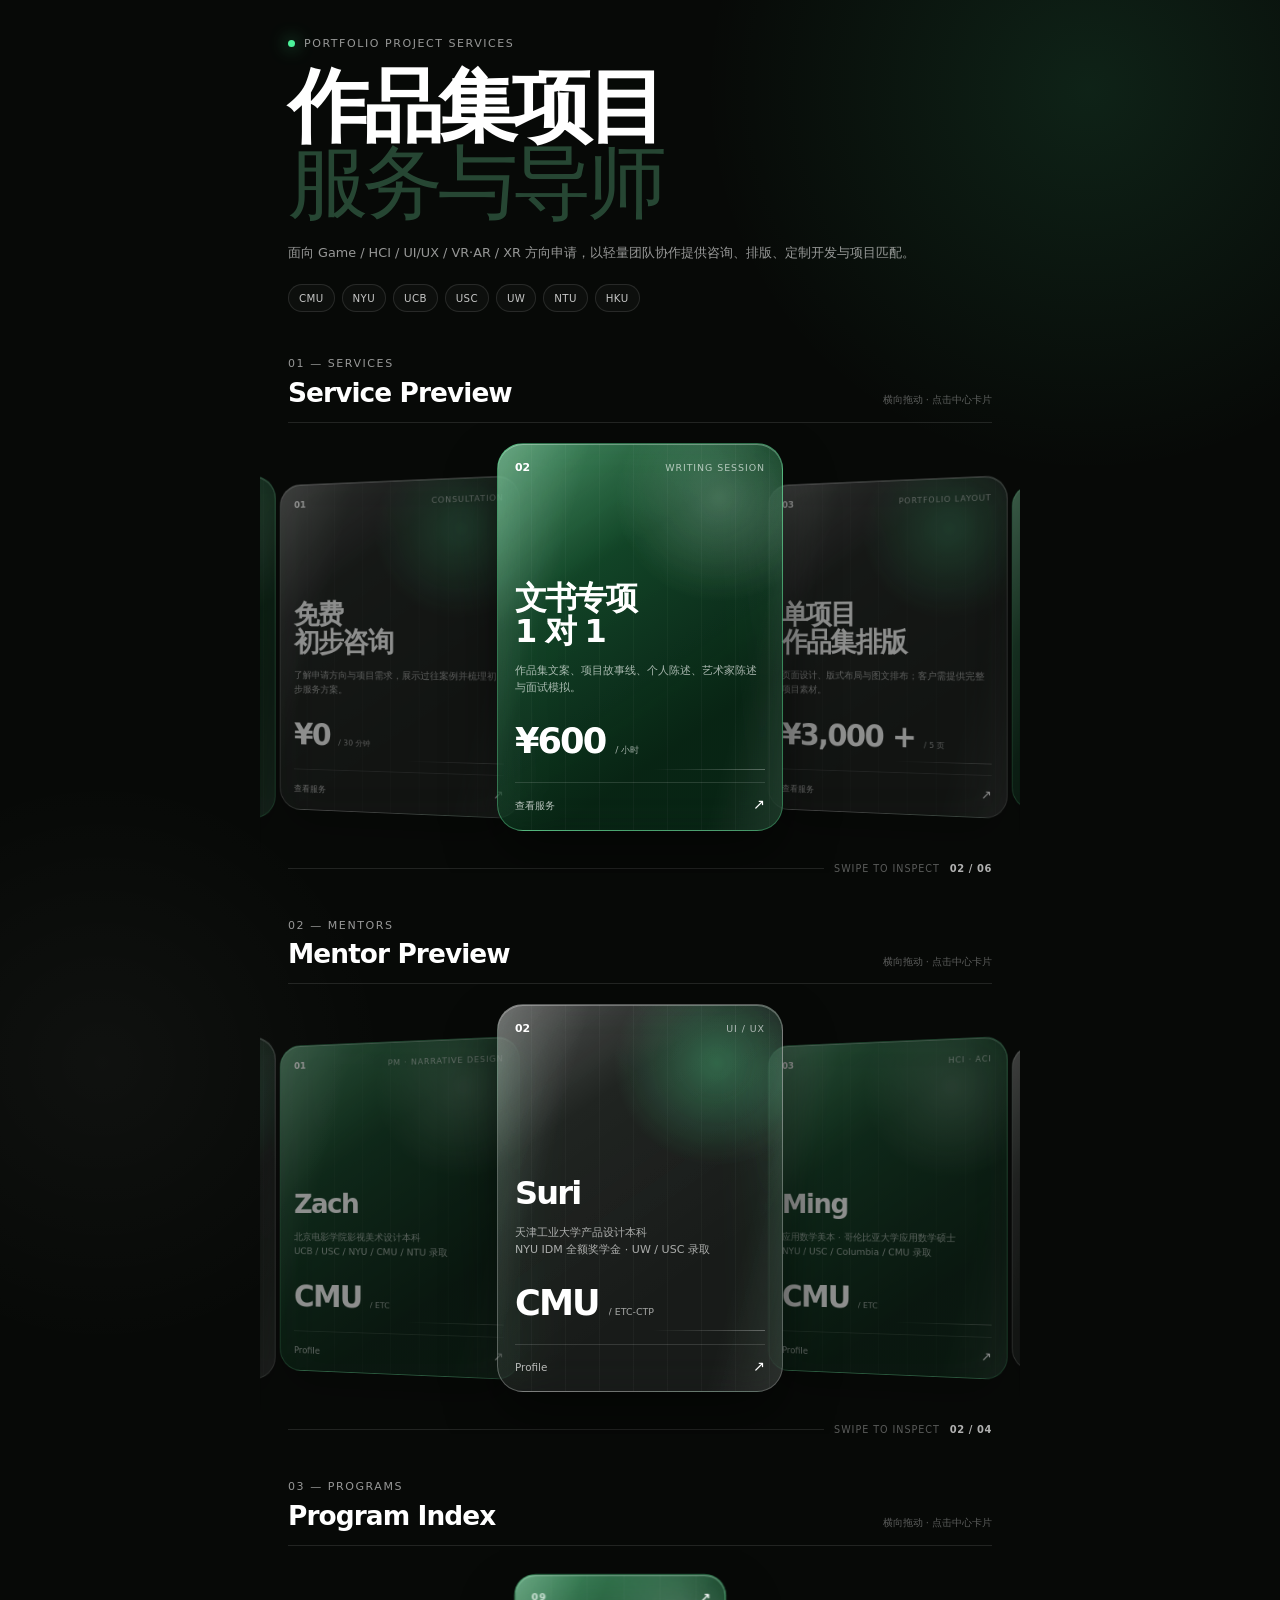
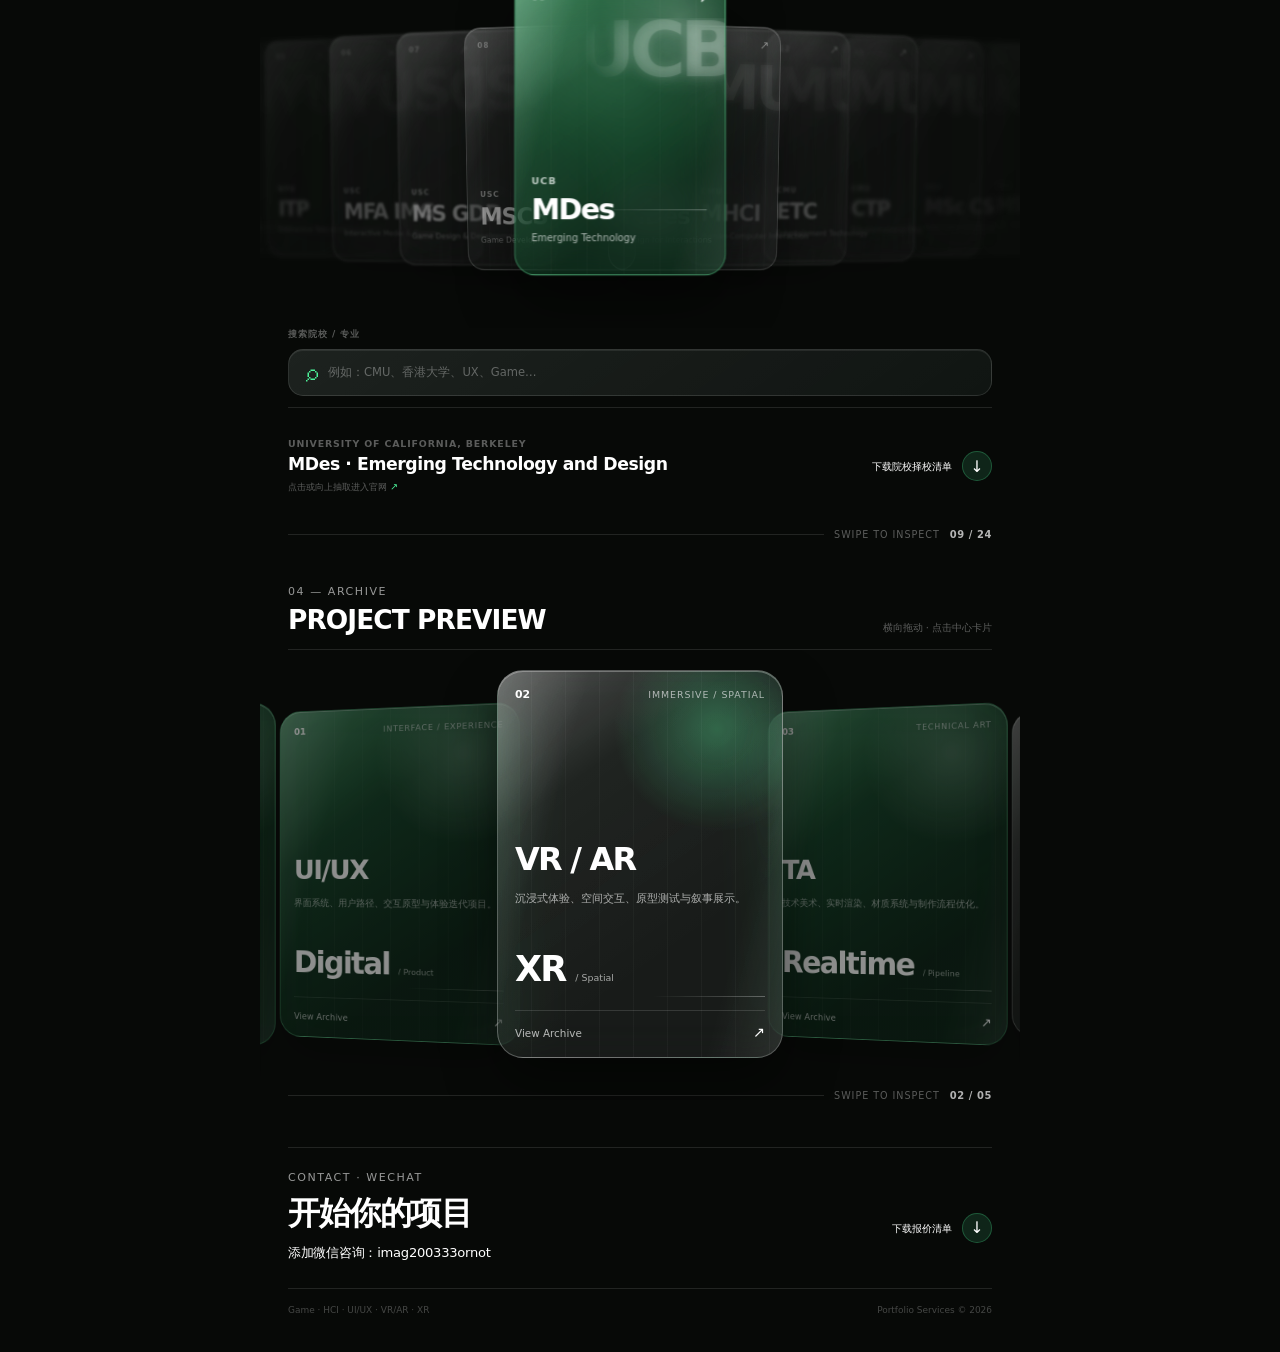
<file: index.html>
<!doctype html>
<html lang="zh-CN">
  <head>
    <meta charset="UTF-8">
    <meta name="viewport" content="width=device-width, initial-scale=1, viewport-fit=cover">
    <meta name="theme-color" content="#070907">
    <meta name="description" content="面向 Game、HCI、UI/UX 与 VR/AR 方向的作品集服务与导师介绍。">
    <title>作品集项目服务</title>
    <link rel="stylesheet" href="styles.css?v=20261015-8">
    <script src="script.js?v=20261015-4" defer></script>
  </head>
  <body>
    <main class="page-shell">
      <header class="hero" aria-labelledby="page-title">
        <p class="eyebrow"><span aria-hidden="true"></span>Portfolio Project Services</p>
        <h1 id="page-title">作品集项目<br><em>服务与导师</em></h1>
        <p class="hero__intro">
          面向 Game / HCI / UI/UX / VR·AR / XR 方向申请，以轻量团队协作提供咨询、排版、定制开发与项目匹配。
        </p>
        <ul class="school-list" aria-label="相关院校">
          <li>CMU</li>
          <li>NYU</li>
          <li>UCB</li>
          <li>USC</li>
          <li>UW</li>
          <li>NTU</li>
          <li>HKU</li>
        </ul>
      </header>

      <section class="service-preview" aria-labelledby="service-title">
        <div class="section-heading">
          <div>
            <p class="section-heading__index">01 — Services</p>
            <h2 id="service-title">Service Preview</h2>
          </div>
          <p>横向拖动 · 点击中心卡片</p>
        </div>

        <div class="carousel" id="serviceCarousel" tabindex="0" aria-label="服务项目横向预览">
          <a class="service-card" href="services/consultation.html" data-card-index="0" aria-label="免费初步咨询，30 分钟，免费">
            <span class="service-card__topline"><b>01</b><small>CONSULTATION</small></span>
            <span class="service-card__body">
              <span class="service-card__title">免费<br>初步咨询</span>
              <span class="service-card__description">了解申请方向与项目需求，展示过往案例并梳理初步服务方案。</span>
            </span>
            <span class="service-card__price"><strong>¥0</strong><small>/ 30 分钟</small></span>
            <span class="service-card__action">查看服务 <i aria-hidden="true">↗</i></span>
          </a>

          <a class="service-card service-card--emerald" href="services/writing-session.html" data-card-index="1" aria-label="文书专项会议，每小时 600 元">
            <span class="service-card__topline"><b>02</b><small>WRITING SESSION</small></span>
            <span class="service-card__body">
              <span class="service-card__title">文书专项<br>1 对 1</span>
              <span class="service-card__description">作品集文案、项目故事线、个人陈述、艺术家陈述与面试模拟。</span>
            </span>
            <span class="service-card__price"><strong>¥600</strong><small>/ 小时</small></span>
            <span class="service-card__action">查看服务 <i aria-hidden="true">↗</i></span>
          </a>

          <a class="service-card" href="services/portfolio-layout.html" data-card-index="2" aria-label="单项目作品集排版，5 页 3000 元">
            <span class="service-card__topline"><b>03</b><small>PORTFOLIO LAYOUT</small></span>
            <span class="service-card__body">
              <span class="service-card__title">单项目<br>作品集排版</span>
              <span class="service-card__description">页面设计、版式布局与图文排布；客户需提供完整项目素材。</span>
            </span>
            <span class="service-card__price"><strong>¥3,000 +</strong><small>/ 5 页</small></span>
            <span class="service-card__action">查看服务 <i aria-hidden="true">↗</i></span>
          </a>

          <a class="service-card service-card--emerald" href="services/rush-development.html" data-card-index="3" aria-label="一周加急定制开发，25000 元">
            <span class="service-card__topline"><b>04</b><small>RUSH DEVELOPMENT</small></span>
            <span class="service-card__body">
              <span class="service-card__title">一周加急<br>定制开发</span>
              <span class="service-card__description">游戏 / XR 交互项目定制，适合申请节点明确的紧急开发需求。</span>
            </span>
            <span class="service-card__price"><strong>¥25,000 +</strong><small>/ 1 周</small></span>
            <span class="service-card__action">查看服务 <i aria-hidden="true">↗</i></span>
          </a>

          <a class="service-card" href="services/monthly-development.html" data-card-index="4" aria-label="月度定制开发，每月 20000 元">
            <span class="service-card__topline"><b>05</b><small>MONTHLY CUSTOM</small></span>
            <span class="service-card__body">
              <span class="service-card__title">月度<br>定制开发</span>
              <span class="service-card__description">完整项目开发周期，含团队协作与阶段性交付，不含最终排版。</span>
            </span>
            <span class="service-card__price"><strong>¥20,000 +</strong><small>/ 月</small></span>
            <span class="service-card__action">查看服务 <i aria-hidden="true">↗</i></span>
          </a>

          <a class="service-card service-card--emerald is-active" href="services/portfolio-mentorship.html" data-card-index="5" aria-label="单项目作品集辅导，每个项目 15000 元">
            <span class="service-card__topline"><b>06</b><small>PROJECT MENTORSHIP</small></span>
            <span class="service-card__body">
              <span class="service-card__title">单项目<br>作品集辅导</span>
              <span class="service-card__description">从选题、研究、原型到叙事呈现，围绕一个项目完成系统化迭代。</span>
            </span>
            <span class="service-card__price"><strong>¥15,000</strong><small>/ 项目</small></span>
            <span class="service-card__action">查看服务 <i aria-hidden="true">↗</i></span>
          </a>
        </div>

        <div class="carousel-status" aria-hidden="true">
          <span class="carousel-status__line"></span>
          <p>Swipe to inspect</p>
          <strong id="carouselCount">06 / 06</strong>
        </div>
      </section>

      <section class="service-preview mentors" aria-labelledby="mentor-title">
        <div class="section-heading">
          <div>
            <p class="section-heading__index">02 — Mentors</p>
            <h2 id="mentor-title">Mentor Preview</h2>
          </div>
          <p>横向拖动 · 点击中心卡片</p>
        </div>

        <div class="carousel" id="mentorCarousel" tabindex="0" aria-label="导师横向预览">
          <a class="service-card service-card--emerald" href="https://xizhe3818.wixsite.com/xizhezhang" target="_blank" rel="noopener noreferrer" aria-label="查看 Zach 老师个人网页（新窗口打开）">
            <span class="service-card__topline"><b>01</b><small>PM · NARRATIVE DESIGN</small></span>
            <span class="service-card__body">
              <span class="service-card__title">Zach</span>
              <span class="service-card__description">北京电影学院影视美术设计本科 <br> UCB / USC / NYU / CMU / NTU 录取</span>
            </span>
            <span class="service-card__price"><strong>CMU</strong><small>/ ETC</small></span>
            <span class="service-card__action">Profile <i aria-hidden="true">↗</i></span>
          </a>

          <a class="service-card" href="https://www.shuruiliportfolio.com" target="_blank" rel="noopener noreferrer" aria-label="查看 Suri 老师个人网页（新窗口打开）">
            <span class="service-card__topline"><b>02</b><small>UI / UX</small></span>
            <span class="service-card__body">
              <span class="service-card__title">Suri</span>
              <span class="service-card__description">天津工业大学产品设计本科 <br> NYU IDM 全额奖学金 · UW / USC 录取</span>
            </span>
            <span class="service-card__price"><strong>CMU</strong><small>/ ETC-CTP</small></span>
            <span class="service-card__action">Profile <i aria-hidden="true">↗</i></span>
          </a>

          <a class="service-card service-card--emerald is-active" href="https://itsnotming.wixsite.com/gamedesignportfolio" target="_blank" rel="noopener noreferrer" aria-label="查看 Ming 老师个人网页（新窗口打开）">
            <span class="service-card__topline"><b>03</b><small>HCI · ACI</small></span>
            <span class="service-card__body">
              <span class="service-card__title">Ming</span>
              <span class="service-card__description">应用数学美本 · 哥伦比亚大学应用数学硕士 <br>  NYU / USC / Columbia / CMU 录取</span>
            </span>
            <span class="service-card__price"><strong>CMU</strong><small>/ ETC</small></span>
            <span class="service-card__action">Profile <i aria-hidden="true">↗</i></span>
          </a>

          <a class="service-card" href="https://chenfeiliu.com/" target="_blank" rel="noopener noreferrer" aria-label="查看 Diamond 老师个人网页（新窗口打开）">
            <span class="service-card__topline"><b>04</b><small>VR / AR</small></span>
            <span class="service-card__body">
              <span class="service-card__title">Diamond</span>
              <span class="service-card__description">上海科技大学本科 <br> UCB / NYU / CMU / UW / HKU 录取</span>
            </span>
            <span class="service-card__price"><strong>CMU</strong><small>/ ETC-CTP</small></span>
            <span class="service-card__action">Profile <i aria-hidden="true">↗</i></span>
          </a>
        </div>
        <div class="carousel-status" aria-hidden="true">
          <span class="carousel-status__line"></span>
          <p>Swipe to inspect</p>
          <strong id="mentorCarouselCount">03 / 04</strong>
        </div>
      </section>

      <section class="program-explorer" aria-labelledby="program-title">
        <div class="section-heading">
          <div>
            <p class="section-heading__index">03 — Programs</p>
            <h2 id="program-title">Program Index</h2>
          </div>
          <p>横向拖动 · 点击中心卡片</p>
        </div>

        <div class="program-stage">
          <div class="program-carousel" id="programCarousel" tabindex="0" aria-label="院校专业官网入口">
            <a class="program-card" href="https://mhcid.uw.edu/" target="_blank" rel="noopener noreferrer" data-school="University of Washington" data-program="MHCI+D · Human-Computer Interaction + Design" data-search="uw university washington 华盛顿大学 mhci+d human computer interaction design ux" aria-label="打开 UW MHCI+D 官方网站">
              <span class="program-card__index">01</span><span class="program-card__school">UW</span><strong>MHCI+D</strong><small>Interaction + Design</small><i>↗</i>
            </a>
            <a class="program-card" href="https://www.hcde.washington.edu/ms" target="_blank" rel="noopener noreferrer" data-school="University of Washington" data-program="MS HCDE · Human Centered Design & Engineering" data-search="uw university washington 华盛顿大学 hcde human centered design engineering ux" aria-label="打开 UW HCDE 官方网站">
              <span class="program-card__index">02</span><span class="program-card__school">UW</span><strong>HCDE</strong><small>Human Centered Design</small><i>↗</i>
            </a>
            <a class="program-card" href="https://games.utah.edu/prospective-students/master-of-entertainment-arts-and-engineering/" target="_blank" rel="noopener noreferrer" data-school="University of Utah" data-program="MEAE · Master of Entertainment Arts and Engineering" data-search="utah 犹他大学 meae game design 游戏 entertainment arts engineering" aria-label="打开 University of Utah MEAE 官方网站">
              <span class="program-card__index">03</span><span class="program-card__school">UTAH</span><strong>MEAE</strong><small>Games · Five Tracks</small><i>↗</i>
            </a>
            <a class="program-card" href="https://engineering.nyu.edu/academics/programs/integrated-design-media-ms" target="_blank" rel="noopener noreferrer" data-school="New York University" data-program="MS IDM · Integrated Design & Media" data-search="nyu new york university 纽约大学 idm integrated design media ux xr" aria-label="打开 NYU IDM 官方网站">
              <span class="program-card__index">04</span><span class="program-card__school">NYU</span><strong>IDM</strong><small>Integrated Design & Media</small><i>↗</i>
            </a>
            <a class="program-card" href="https://itp.nyu.edu/itp/itp-graduate-admissions/" target="_blank" rel="noopener noreferrer" data-school="New York University" data-program="MPS ITP · Interactive Telecommunications" data-search="nyu new york university 纽约大学 itp interactive telecommunications creative technology" aria-label="打开 NYU ITP 官方网站">
              <span class="program-card__index">05</span><span class="program-card__school">NYU</span><strong>ITP</strong><small>Interactive Telecommunications</small><i>↗</i>
            </a>
            <a class="program-card" href="https://cinema.usc.edu/interactive/" target="_blank" rel="noopener noreferrer" data-school="University of Southern California" data-program="MFA · Interactive Media & Games" data-search="usc university southern california 南加州大学 mfa interactive media games game design" aria-label="打开 USC Interactive Media and Games MFA 官方网站">
              <span class="program-card__index">06</span><span class="program-card__school">USC</span><strong>MFA IMG</strong><small>Interactive Media & Games</small><i>↗</i>
            </a>
            <a class="program-card" href="https://games.usc.edu/degrees" target="_blank" rel="noopener noreferrer" data-school="University of Southern California" data-program="MS · Game Design and Development" data-search="usc university southern california 南加州大学 ms game design development 游戏" aria-label="打开 USC Game Design and Development 官方网站">
              <span class="program-card__index">07</span><span class="program-card__school">USC</span><strong>MS GDD</strong><small>Game Design & Development</small><i>↗</i>
            </a>
            <a class="program-card" href="https://www.cs.usc.edu/academic-programs/masters/game-development/" target="_blank" rel="noopener noreferrer" data-school="University of Southern California" data-program="MSCS · Game Development" data-search="usc university southern california 南加州大学 mscs game development computer science 游戏开发" aria-label="打开 USC Computer Science Game Development 官方网站">
              <span class="program-card__index">08</span><span class="program-card__school">USC</span><strong>MSCS</strong><small>Game Development</small><i>↗</i>
            </a>
            <a class="program-card" href="https://design.berkeley.edu/admissions" target="_blank" rel="noopener noreferrer" data-school="University of California, Berkeley" data-program="MDes · Emerging Technology and Design" data-search="uc berkeley ucb 加州大学伯克利 mdes emerging technology design interaction" aria-label="打开 UC Berkeley MDes 官方网站">
              <span class="program-card__index">09</span><span class="program-card__school">UCB</span><strong>MDes</strong><small>Emerging Technology</small><i>↗</i>
            </a>
            <a class="program-card" href="https://design.cmu.edu/admissions/masters-program-admissions" target="_blank" rel="noopener noreferrer" data-school="Carnegie Mellon University" data-program="MDes · Design for Interactions" data-search="cmu carnegie mellon 卡内基梅隆 mdes interaction design 交互设计" aria-label="打开 CMU MDes 官方网站">
              <span class="program-card__index">10</span><span class="program-card__school">CMU</span><strong>MDes</strong><small>Design for Interactions</small><i>↗</i>
            </a>
            <a class="program-card" href="https://www.hcii.cmu.edu/academics/mhci" target="_blank" rel="noopener noreferrer" data-school="Carnegie Mellon University" data-program="MHCI · Human-Computer Interaction" data-search="cmu carnegie mellon 卡内基梅隆 人机交互 mhci hci" aria-label="打开 CMU MHCI 官方网站">
              <span class="program-card__index">11</span><span class="program-card__school">CMU</span><strong>MHCI</strong><small>Human-Computer Interaction</small><i>↗</i>
            </a>
            <a class="program-card is-active" href="https://etc.cmu.edu/" target="_blank" rel="noopener noreferrer" data-school="Carnegie Mellon University" data-program="MET · Entertainment Technology Center" data-search="cmu carnegie mellon 卡内基梅隆 etc met 娱乐科技 游戏 xr" aria-label="打开 CMU ETC 官方网站">
              <span class="program-card__index">12</span><span class="program-card__school">CMU</span><strong>ETC</strong><small>Entertainment Technology</small><i>↗</i>
            </a>
            <a class="program-card" href="https://www.cmu.edu/ctp/education/etc-transformational-play.html" target="_blank" rel="noopener noreferrer" data-school="Carnegie Mellon University" data-program="ETC × CTP · Transformational Play" data-search="cmu carnegie mellon 卡内基梅隆 ctp transformational play 转化型游戏" aria-label="打开 CMU ETC CTP 官方网站">
              <span class="program-card__index">13</span><span class="program-card__school">CMU</span><strong>CTP</strong><small>Transformational Play</small><i>↗</i>
            </a>
            <a class="program-card" href="https://master.cds.hku.hk/msccs/" target="_blank" rel="noopener noreferrer" data-school="The University of Hong Kong" data-program="MSc CS · Multimedia Computing" data-search="hku university of hong kong 香港大学 港大 multimedia computing user interface hci" aria-label="打开香港大学 MSc Computer Science 官方网站">
              <span class="program-card__index">14</span><span class="program-card__school">HKU</span><strong>MSc CS</strong><small>Multimedia Computing</small><i>↗</i>
            </a>
            <a class="program-card" href="https://www.ntu.edu.sg/spms/admissions/grad/detail/master-in-science-in-information-systems" target="_blank" rel="noopener noreferrer" data-school="Nanyang Technological University" data-program="MSIS · Information Systems" data-search="ntu nanyang technological university 南洋理工 南阳理工 msis information systems hci human ai interaction" aria-label="打开南洋理工大学 MSIS 官方网站">
              <span class="program-card__index">15</span><span class="program-card__school">NTU</span><strong>MSIS</strong><small>HCI · Human–AI Interaction</small><i>↗</i>
            </a>
            <a class="program-card" href="https://www.ntu.edu.sg/adm/programmes/graduate-admissions/msc-in-game-design-art-and-technology" target="_blank" rel="noopener noreferrer" data-school="Nanyang Technological University" data-program="MSc GDAT · Game Design, Art & Technology" data-search="ntu nanyang technological university 南洋理工 南阳理工 game design art technology 游戏 hci" aria-label="打开南洋理工大学 MSc Game Design Art and Technology 官方网站">
              <span class="program-card__index">16</span><span class="program-card__school">NTU</span><strong>MSc GDAT</strong><small>Game Design, Art & Technology</small><i>↗</i>
            </a>
            <a class="program-card" href="https://isd.hkust.edu.hk/academics/meng-in-design-intel/" target="_blank" rel="noopener noreferrer" data-school="Hong Kong University of Science and Technology" data-program="MEng DI · Design Intelligence" data-search="hkust hong kong university science technology 香港科技大学 港科大 meng design intelligence ai human centered" aria-label="打开香港科技大学 MEng Design Intelligence 官方网站">
              <span class="program-card__index">17</span><span class="program-card__school">HKUST</span><strong>MEng DI</strong><small>Design Intelligence</small><i>↗</i>
            </a>
            <a class="program-card" href="https://cde.nus.edu.sg/dd/mdes/" target="_blank" rel="noopener noreferrer" data-school="National University of Singapore" data-program="MDes · Integrated Design" data-search="nus national university singapore 新加坡国立 国大 mdes integrated design interaction service experience" aria-label="打开新加坡国立大学 MDes 官方网站">
              <span class="program-card__index">18</span><span class="program-card__school">NUS</span><strong>MDes</strong><small>Integrated Design</small><i>↗</i>
            </a>
            <a class="program-card" href="https://mshci.gatech.edu/" target="_blank" rel="noopener noreferrer" data-school="Georgia Institute of Technology" data-program="MS-HCI · Human-Computer Interaction" data-search="georgia tech gatech 佐治亚理工 ms hci human computer interaction ux" aria-label="打开 Georgia Tech MS-HCI 官方网站">
              <span class="program-card__index">19</span><span class="program-card__school">GEORGIA TECH</span><strong>MS-HCI</strong><small>Four-School HCI Program</small><i>↗</i>
            </a>
            <a class="program-card" href="https://si.umich.edu/programs/degree-programs/master-science-information/curriculum/user-experience-research-and-design" target="_blank" rel="noopener noreferrer" data-school="University of Michigan" data-program="MSI · UX Research & Design" data-search="university michigan umich 密歇根大学 msi ux research design user experience" aria-label="打开 University of Michigan MSI UX 官方网站">
              <span class="program-card__index">20</span><span class="program-card__school">MICHIGAN</span><strong>MSI · UX</strong><small>UX Research & Design</small><i>↗</i>
            </a>
            <a class="program-card" href="https://www.pratt.edu/information/information-experience-design/" target="_blank" rel="noopener noreferrer" data-school="Pratt Institute" data-program="MS IXD · Information Experience Design" data-search="pratt 普瑞特 ms ixd information experience design ux interaction" aria-label="打开 Pratt MS Information Experience Design 官方网站">
              <span class="program-card__index">21</span><span class="program-card__school">PRATT</span><strong>MS IXD</strong><small>Information Experience Design</small><i>↗</i>
            </a>
            <a class="program-card" href="https://handbooks.artcenter.edu/artcenter-catalog/program-requirements/graduate-programs/graduate-interaction-design" target="_blank" rel="noopener noreferrer" data-school="ArtCenter College of Design" data-program="MDes · Interaction Design" data-search="artcenter 艺术中心设计学院 mdes interaction design ixd ux" aria-label="打开 ArtCenter MDes Interaction Design 官方网站">
              <span class="program-card__index">22</span><span class="program-card__school">ARTCENTER</span><strong>MDes IXD</strong><small>Interaction Design</small><i>↗</i>
            </a>
            <a class="program-card" href="https://www.newschool.edu/parsons/academics-home/graduate-home/design-and-technology-mfa-home/mfa-design-technology/" target="_blank" rel="noopener noreferrer" data-school="Parsons School of Design" data-program="MFA · Design & Technology" data-search="parsons new school 帕森斯 mfa design technology creative computation interaction ux" aria-label="打开 Parsons MFA Design and Technology 官方网站">
              <span class="program-card__index">23</span><span class="program-card__school">PARSONS</span><strong>MFA DT</strong><small>Design & Technology</small><i>↗</i>
            </a>
            <a class="program-card" href="https://www.gsd.harvard.edu/offices-and-facilities/advanced-studies-programs/programs/design-studies/" target="_blank" rel="noopener noreferrer" data-school="Harvard University Graduate School of Design" data-program="MDes · Master in Design Studies" data-search="harvard 哈佛大学 gsd mdes master design studies ecologies mediums narratives publics design research" aria-label="打开 Harvard GSD Master in Design Studies 官方网站">
              <span class="program-card__index">24</span><span class="program-card__school">HARVARD GSD</span><strong>MDes</strong><small>Master in Design Studies</small><i>↗</i>
            </a>
          </div>

          <div class="program-search" role="search">
            <label for="programSearch">搜索院校 / 专业</label>
            <div class="program-search__field">
              <span aria-hidden="true">⌕</span>
              <input id="programSearch" type="search" inputmode="search" autocomplete="off" placeholder="例如：CMU、香港大学、UX、Game…" aria-controls="programSearchResults" aria-expanded="false">
              <button id="programSearchClear" type="button" aria-label="清空搜索" hidden>×</button>
            </div>
            <div class="program-search__results" id="programSearchResults" role="listbox" aria-label="院校专业搜索结果" hidden></div>
          </div>

          <div class="program-caption" aria-live="polite">
            <div class="program-caption__copy">
              <p id="programSchool">Carnegie Mellon University</p>
              <strong id="programName">MET · Entertainment Technology Center</strong>
              <span>点击或向上抽取进入官网 <i aria-hidden="true">↗</i></span>
            </div>
            <a class="program-download" href="downloads/creative-tech-program-guide.pdf" download aria-label="下载院校择校清单 PDF">
              <span>下载院校择校清单</span>
              <i aria-hidden="true">↓</i>
            </a>
          </div>

          <div class="carousel-status program-carousel-status" aria-hidden="true">
            <span class="carousel-status__line"></span>
            <p>Swipe to inspect</p>
            <strong id="programCarouselCount">12 / 24</strong>
          </div>
        </div>
      </section>

      <section class="past-projects" aria-labelledby="past-projects-title">
        <div class="section-heading">
          <div>
            <p class="section-heading__index">04 — Archive</p>
            <h2 id="past-projects-title">PROJECT PREVIEW</h2>
          </div>
          <p>横向拖动 · 点击中心卡片</p>
        </div>

        <div class="carousel" id="pastProjectCarousel" tabindex="0" aria-label="过去项目分类浏览">
          <a class="service-card service-card--emerald" href="#" data-placeholder="true" aria-label="浏览 UI/UX 过去项目">
            <span class="service-card__topline"><b>01</b><small>INTERFACE / EXPERIENCE</small></span>
            <span class="service-card__body"><span class="service-card__title">UI/UX</span><span class="service-card__description">界面系统、用户路径、交互原型与体验迭代项目。</span></span>
            <span class="service-card__price"><strong>Digital</strong><small>/ Product</small></span>
            <span class="service-card__action">View Archive <i aria-hidden="true">↗</i></span>
          </a>
          <a class="service-card" href="#" data-placeholder="true" aria-label="浏览 VR/AR 过去项目">
            <span class="service-card__topline"><b>02</b><small>IMMERSIVE / SPATIAL</small></span>
            <span class="service-card__body"><span class="service-card__title">VR / AR</span><span class="service-card__description">沉浸式体验、空间交互、原型测试与叙事展示。</span></span>
            <span class="service-card__price"><strong>XR</strong><small>/ Spatial</small></span>
            <span class="service-card__action">View Archive <i aria-hidden="true">↗</i></span>
          </a>
          <a class="service-card service-card--emerald is-active" href="#" data-placeholder="true" aria-label="浏览 TA 过去项目">
            <span class="service-card__topline"><b>03</b><small>TECHNICAL ART</small></span>
            <span class="service-card__body"><span class="service-card__title">TA</span><span class="service-card__description">技术美术、实时渲染、材质系统与制作流程优化。</span></span>
            <span class="service-card__price"><strong>Realtime</strong><small>/ Pipeline</small></span>
            <span class="service-card__action">View Archive <i aria-hidden="true">↗</i></span>
          </a>
          <a class="service-card" href="#" data-placeholder="true" aria-label="浏览 X-BOX 过去项目">
            <span class="service-card__topline"><b>04</b><small>GAME / CONSOLE</small></span>
            <span class="service-card__body"><span class="service-card__title">X-BOX</span><span class="service-card__description">主机游戏体验、玩法原型、关卡叙事与 Demo 展示。</span></span>
            <span class="service-card__price"><strong>Game</strong><small>/ Console</small></span>
            <span class="service-card__action">View Archive <i aria-hidden="true">↗</i></span>
          </a>
          <a class="service-card service-card--emerald" href="#" data-placeholder="true" aria-label="浏览装置交互过去项目">
            <span class="service-card__topline"><b>05</b><small>PHYSICAL / INSTALLATION</small></span>
            <span class="service-card__body"><span class="service-card__title">装置交互</span><span class="service-card__description">传感器、实体媒介、空间反馈与现场体验设计。</span></span>
            <span class="service-card__price"><strong>Physical</strong><small>/ Computing</small></span>
            <span class="service-card__action">View Archive <i aria-hidden="true">↗</i></span>
          </a>
        </div>
        <div class="carousel-status" aria-hidden="true">
          <span class="carousel-status__line"></span>
          <p>Swipe to inspect</p>
          <strong id="pastProjectCarouselCount">03 / 05</strong>
        </div>
      </section>

      <section class="contact" aria-labelledby="contact-title">
        <p class="contact__eyebrow">Contact · WeChat</p>
        <div class="contact__copy">
          <h2 id="contact-title">开始你的项目</h2>
          <div class="contact__identity">
            <span>
              <strong class="contact__wechat-id">添加微信咨询：imag200333ornot</strong>
            </span>
          </div>
        </div>
        <a class="program-download contact__download" href="downloads/portfolio-service-quotation.pdf" download aria-label="下载作品集服务报价清单 PDF">
          <span>下载报价清单</span>
          <i aria-hidden="true">↓</i>
        </a>
      </section>

      <footer>
        <span>Game · HCI · UI/UX · VR/AR · XR</span>
        <span>Portfolio Services © 2026</span>
      </footer>
    </main>

  </body>
</html>
</file>
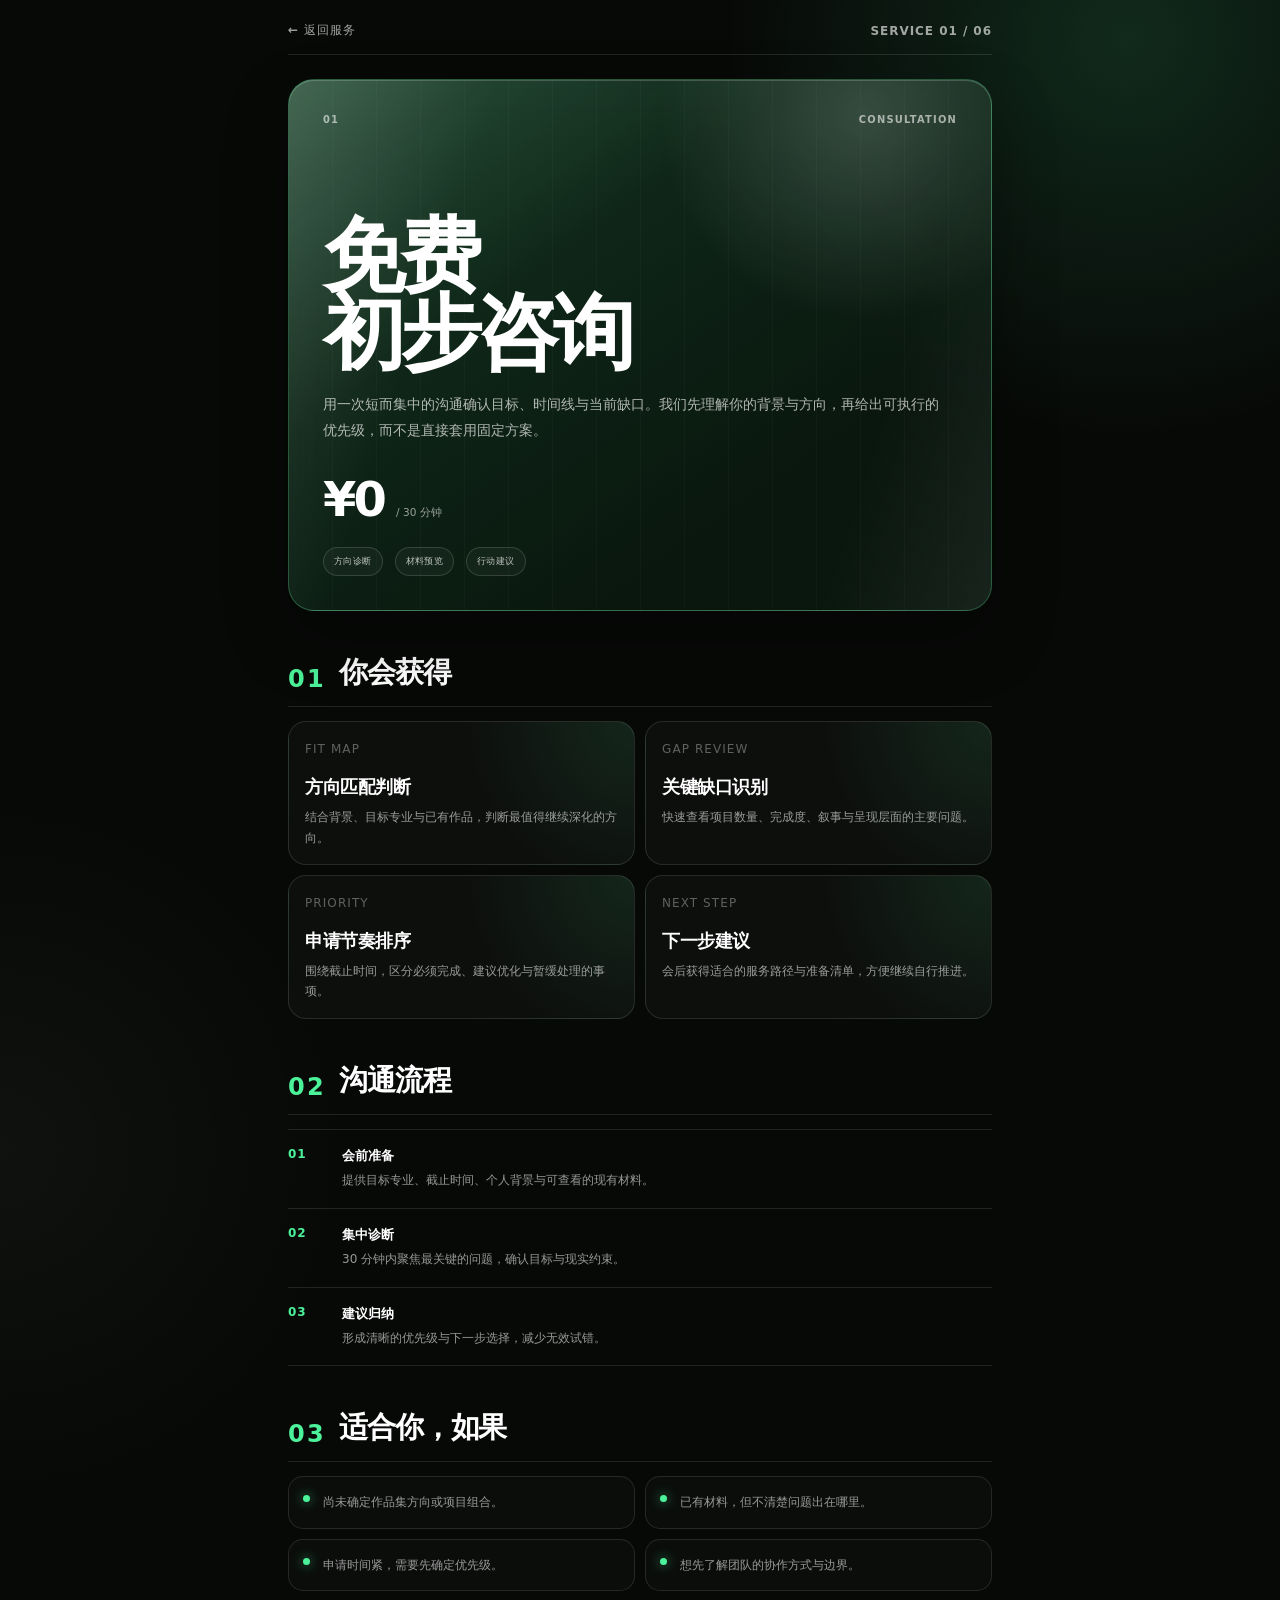
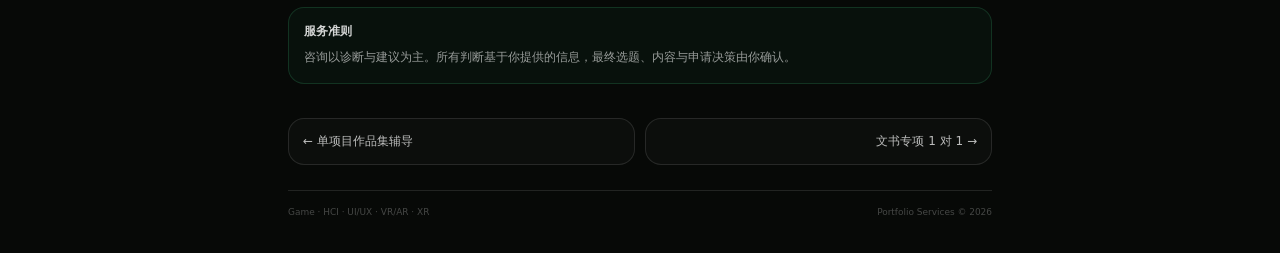
<file: services/consultation.html>
<!doctype html>
<html lang="zh-CN">
  <head>
    <meta charset="UTF-8">
    <meta name="viewport" content="width=device-width, initial-scale=1, viewport-fit=cover">
    <meta name="theme-color" content="#070907">
    <meta name="description" content="30 分钟作品集初步咨询：方向判断、现状诊断与下一步行动建议。">
    <title>免费初步咨询｜作品集项目服务</title>
    <link rel="stylesheet" href="../styles.css?v=20261015-6">
    <script src="../script.js" defer></script>
  </head>
  <body class="detail-page">
    <main class="detail-shell">
      <nav class="detail-nav" aria-label="页面导航">
        <a class="detail-nav__back" href="../index.html#service-title">← 返回服务</a>
        <span class="detail-nav__mark">Service 01 / 06</span>
      </nav>

      <header class="detail-hero">
        <div class="detail-hero__topline"><b>01</b><span>Consultation</span></div>
        <h1>免费<br>初步咨询</h1>
        <p class="detail-hero__intro">用一次短而集中的沟通确认目标、时间线与当前缺口。我们先理解你的背景与方向，再给出可执行的优先级，而不是直接套用固定方案。</p>
        <div class="detail-price"><strong>¥0</strong><small>/ 30 分钟</small></div>
        <div class="detail-meta"><span>方向诊断</span><span>材料预览</span><span>行动建议</span></div>
      </header>

      <section class="detail-section" aria-labelledby="deliverables-title">
        <div class="detail-section__heading"><small>01</small><h2 id="deliverables-title">你会获得</h2></div>
        <div class="deliverable-grid">
          <article class="detail-card"><small>FIT MAP</small><h3>方向匹配判断</h3><p>结合背景、目标专业与已有作品，判断最值得继续深化的方向。</p></article>
          <article class="detail-card"><small>GAP REVIEW</small><h3>关键缺口识别</h3><p>快速查看项目数量、完成度、叙事与呈现层面的主要问题。</p></article>
          <article class="detail-card"><small>PRIORITY</small><h3>申请节奏排序</h3><p>围绕截止时间，区分必须完成、建议优化与暂缓处理的事项。</p></article>
          <article class="detail-card"><small>NEXT STEP</small><h3>下一步建议</h3><p>会后获得适合的服务路径与准备清单，方便继续自行推进。</p></article>
        </div>
      </section>

      <section class="detail-section" aria-labelledby="process-title">
        <div class="detail-section__heading"><small>02</small><h2 id="process-title">沟通流程</h2></div>
        <ol class="process-list">
          <li><span>01</span><div><strong>会前准备</strong><p>提供目标专业、截止时间、个人背景与可查看的现有材料。</p></div></li>
          <li><span>02</span><div><strong>集中诊断</strong><p>30 分钟内聚焦最关键的问题，确认目标与现实约束。</p></div></li>
          <li><span>03</span><div><strong>建议归纳</strong><p>形成清晰的优先级与下一步选择，减少无效试错。</p></div></li>
        </ol>
      </section>

      <section class="detail-section" aria-labelledby="fit-title">
        <div class="detail-section__heading"><small>03</small><h2 id="fit-title">适合你，如果</h2></div>
        <ul class="criteria-grid"><li>尚未确定作品集方向或项目组合。</li><li>已有材料，但不清楚问题出在哪里。</li><li>申请时间紧，需要先确定优先级。</li><li>想先了解团队的协作方式与边界。</li></ul>
        <div class="detail-note"><strong>服务准则</strong><p>咨询以诊断与建议为主。所有判断基于你提供的信息，最终选题、内容与申请决策由你确认。</p></div>
      </section>

      <nav class="detail-pagination" aria-label="其他服务"><a href="portfolio-mentorship.html">← 单项目作品集辅导</a><a href="writing-session.html">文书专项 1 对 1 →</a></nav>
      <footer><span>Game · HCI · UI/UX · VR/AR · XR</span><span>Portfolio Services © 2026</span></footer>
    </main>
  </body>
</html>
</file>
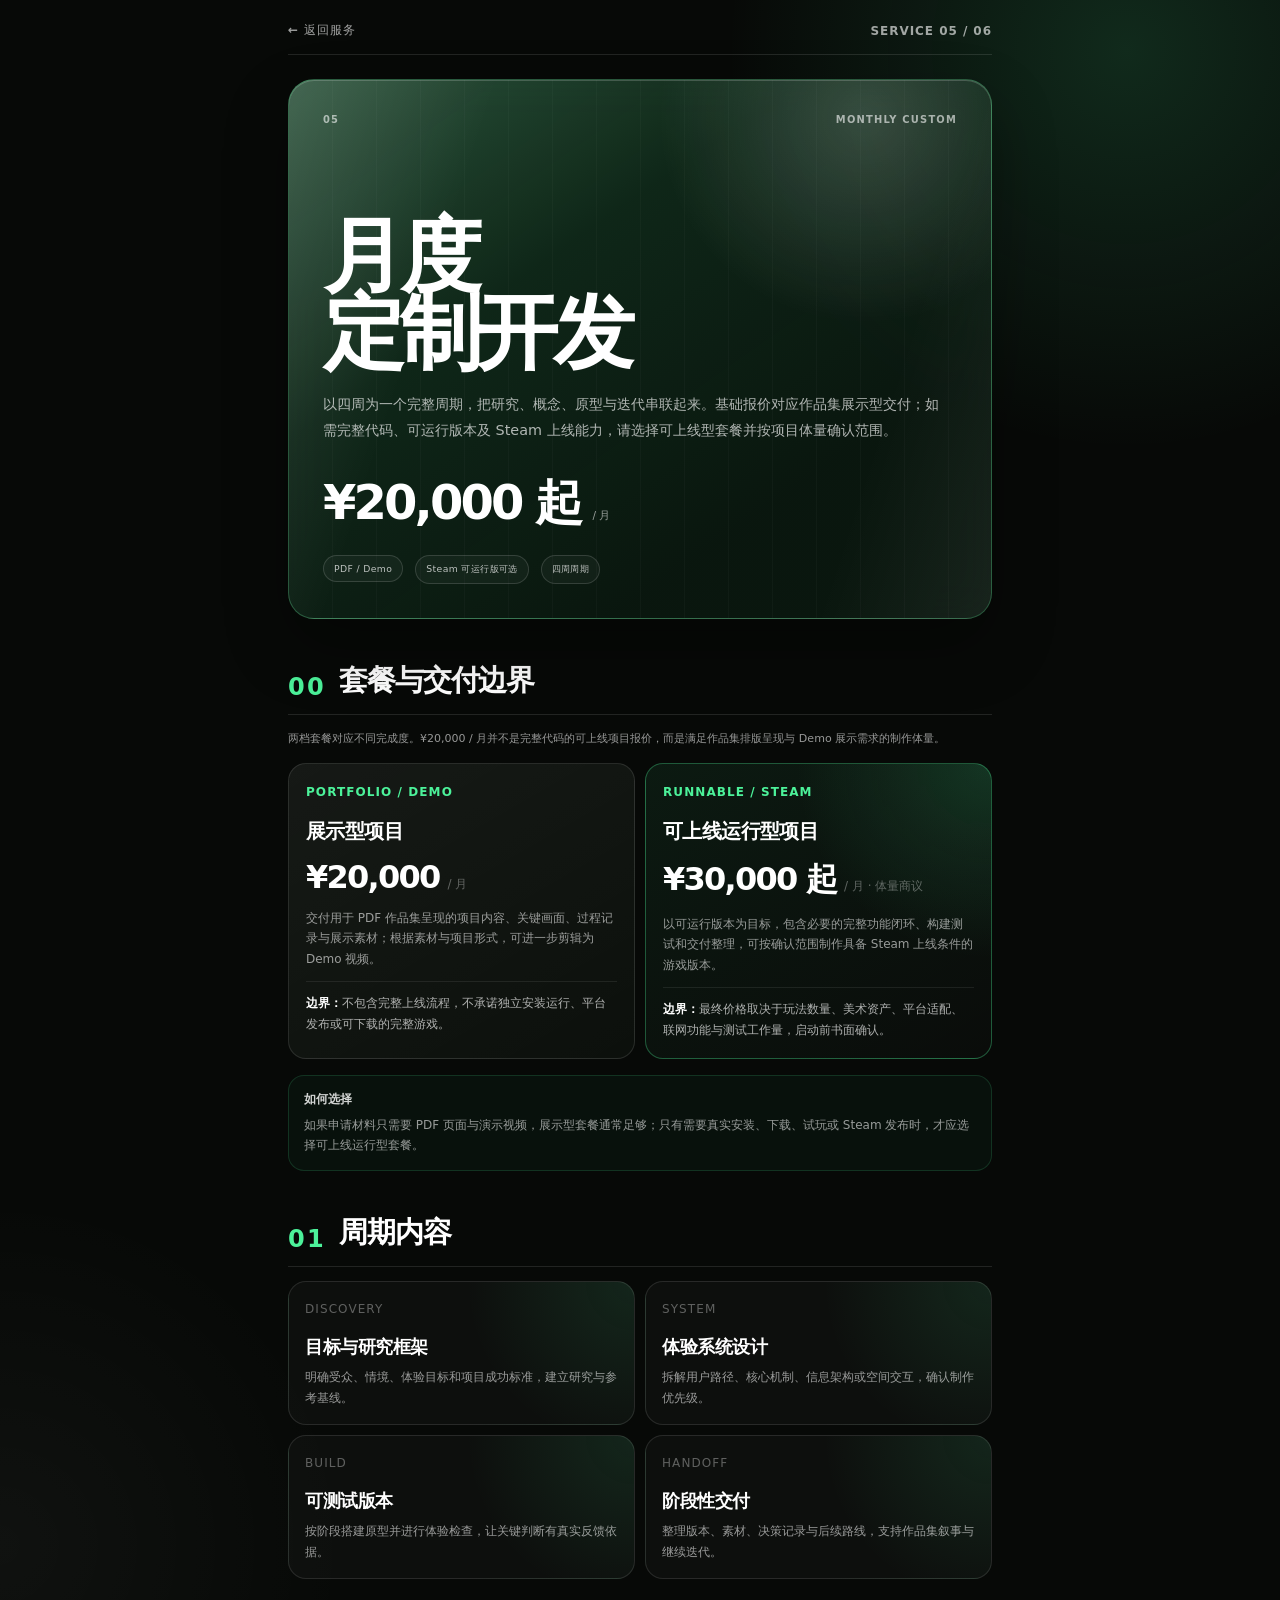
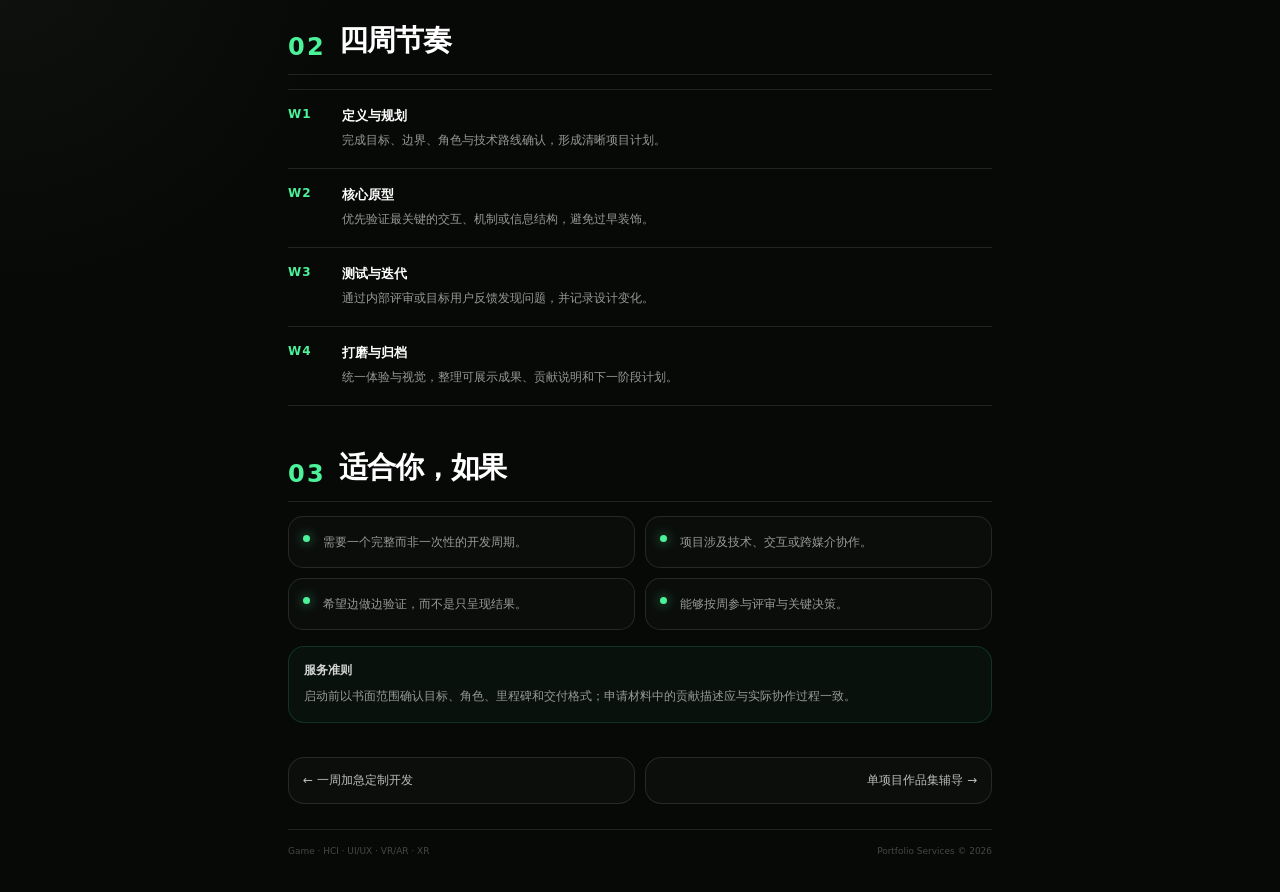
<file: services/monthly-development.html>
<!doctype html>
<html lang="zh-CN">
  <head>
    <meta charset="UTF-8"><meta name="viewport" content="width=device-width, initial-scale=1, viewport-fit=cover"><meta name="theme-color" content="#070907">
    <meta name="description" content="四周 Game、HCI、UI/UX 或 XR 项目协作开发与阶段性交付。"><title>月度定制开发｜作品集项目服务</title>
    <link rel="stylesheet" href="../styles.css?v=20261015-6"><script src="../script.js" defer></script>
  </head>
  <body class="detail-page"><main class="detail-shell">
    <nav class="detail-nav" aria-label="页面导航"><a class="detail-nav__back" href="../index.html#service-title">← 返回服务</a><span class="detail-nav__mark">Service 05 / 06</span></nav>
    <header class="detail-hero"><div class="detail-hero__topline"><b>05</b><span>Monthly Custom</span></div><h1>月度<br>定制开发</h1><p class="detail-hero__intro">以四周为一个完整周期，把研究、概念、原型与迭代串联起来。基础报价对应作品集展示型交付；如需完整代码、可运行版本及 Steam 上线能力，请选择可上线型套餐并按项目体量确认范围。</p><div class="detail-price"><strong>¥20,000 起</strong><small>/ 月</small></div><div class="detail-meta"><span>PDF / Demo</span><span>Steam 可运行版可选</span><span>四周周期</span></div></header>
    <section class="detail-section detail-packages" aria-labelledby="package-title"><div class="detail-section__heading"><small>00</small><h2 id="package-title">套餐与交付边界</h2></div><p class="detail-packages__intro">两档套餐对应不同完成度。¥20,000 / 月并不是完整代码的可上线项目报价，而是满足作品集排版呈现与 Demo 展示需求的制作体量。</p><div class="detail-package-grid">
      <article class="detail-package-card"><small>PORTFOLIO / DEMO</small><h3>展示型项目</h3><div class="detail-package-price"><strong>¥20,000</strong><span>/ 月</span></div><p>交付用于 PDF 作品集呈现的项目内容、关键画面、过程记录与展示素材；根据素材与项目形式，可进一步剪辑为 Demo 视频。</p><p class="detail-package-limit"><b>边界：</b>不包含完整上线流程，不承诺独立安装运行、平台发布或可下载的完整游戏。</p></article>
      <article class="detail-package-card detail-package-card--active"><small>RUNNABLE / STEAM</small><h3>可上线运行型项目</h3><div class="detail-package-price"><strong>¥30,000 起</strong><span>/ 月 · 体量商议</span></div><p>以可运行版本为目标，包含必要的完整功能闭环、构建测试和交付整理，可按确认范围制作具备 Steam 上线条件的游戏版本。</p><p class="detail-package-limit"><b>边界：</b>最终价格取决于玩法数量、美术资产、平台适配、联网功能与测试工作量，启动前书面确认。</p></article>
    </div><div class="detail-note"><strong>如何选择</strong><p>如果申请材料只需要 PDF 页面与演示视频，展示型套餐通常足够；只有需要真实安装、下载、试玩或 Steam 发布时，才应选择可上线运行型套餐。</p></div></section>
    <section class="detail-section" aria-labelledby="deliverables-title"><div class="detail-section__heading"><small>01</small><h2 id="deliverables-title">周期内容</h2></div><div class="deliverable-grid">
      <article class="detail-card"><small>DISCOVERY</small><h3>目标与研究框架</h3><p>明确受众、情境、体验目标和项目成功标准，建立研究与参考基线。</p></article>
      <article class="detail-card"><small>SYSTEM</small><h3>体验系统设计</h3><p>拆解用户路径、核心机制、信息架构或空间交互，确认制作优先级。</p></article>
      <article class="detail-card"><small>BUILD</small><h3>可测试版本</h3><p>按阶段搭建原型并进行体验检查，让关键判断有真实反馈依据。</p></article>
      <article class="detail-card"><small>HANDOFF</small><h3>阶段性交付</h3><p>整理版本、素材、决策记录与后续路线，支持作品集叙事与继续迭代。</p></article>
    </div></section>
    <section class="detail-section" aria-labelledby="process-title"><div class="detail-section__heading"><small>02</small><h2 id="process-title">四周节奏</h2></div><ol class="process-list">
      <li><span>W1</span><div><strong>定义与规划</strong><p>完成目标、边界、角色与技术路线确认，形成清晰项目计划。</p></div></li>
      <li><span>W2</span><div><strong>核心原型</strong><p>优先验证最关键的交互、机制或信息结构，避免过早装饰。</p></div></li>
      <li><span>W3</span><div><strong>测试与迭代</strong><p>通过内部评审或目标用户反馈发现问题，并记录设计变化。</p></div></li>
      <li><span>W4</span><div><strong>打磨与归档</strong><p>统一体验与视觉，整理可展示成果、贡献说明和下一阶段计划。</p></div></li>
    </ol></section>
    <section class="detail-section" aria-labelledby="fit-title"><div class="detail-section__heading"><small>03</small><h2 id="fit-title">适合你，如果</h2></div><ul class="criteria-grid"><li>需要一个完整而非一次性的开发周期。</li><li>项目涉及技术、交互或跨媒介协作。</li><li>希望边做边验证，而不是只呈现结果。</li><li>能够按周参与评审与关键决策。</li></ul><div class="detail-note"><strong>服务准则</strong><p>启动前以书面范围确认目标、角色、里程碑和交付格式；申请材料中的贡献描述应与实际协作过程一致。</p></div></section>
    <nav class="detail-pagination" aria-label="其他服务"><a href="rush-development.html">← 一周加急定制开发</a><a href="portfolio-mentorship.html">单项目作品集辅导 →</a></nav>
    <footer><span>Game · HCI · UI/UX · VR/AR · XR</span><span>Portfolio Services © 2026</span></footer>
  </main></body>
</html>
</file>
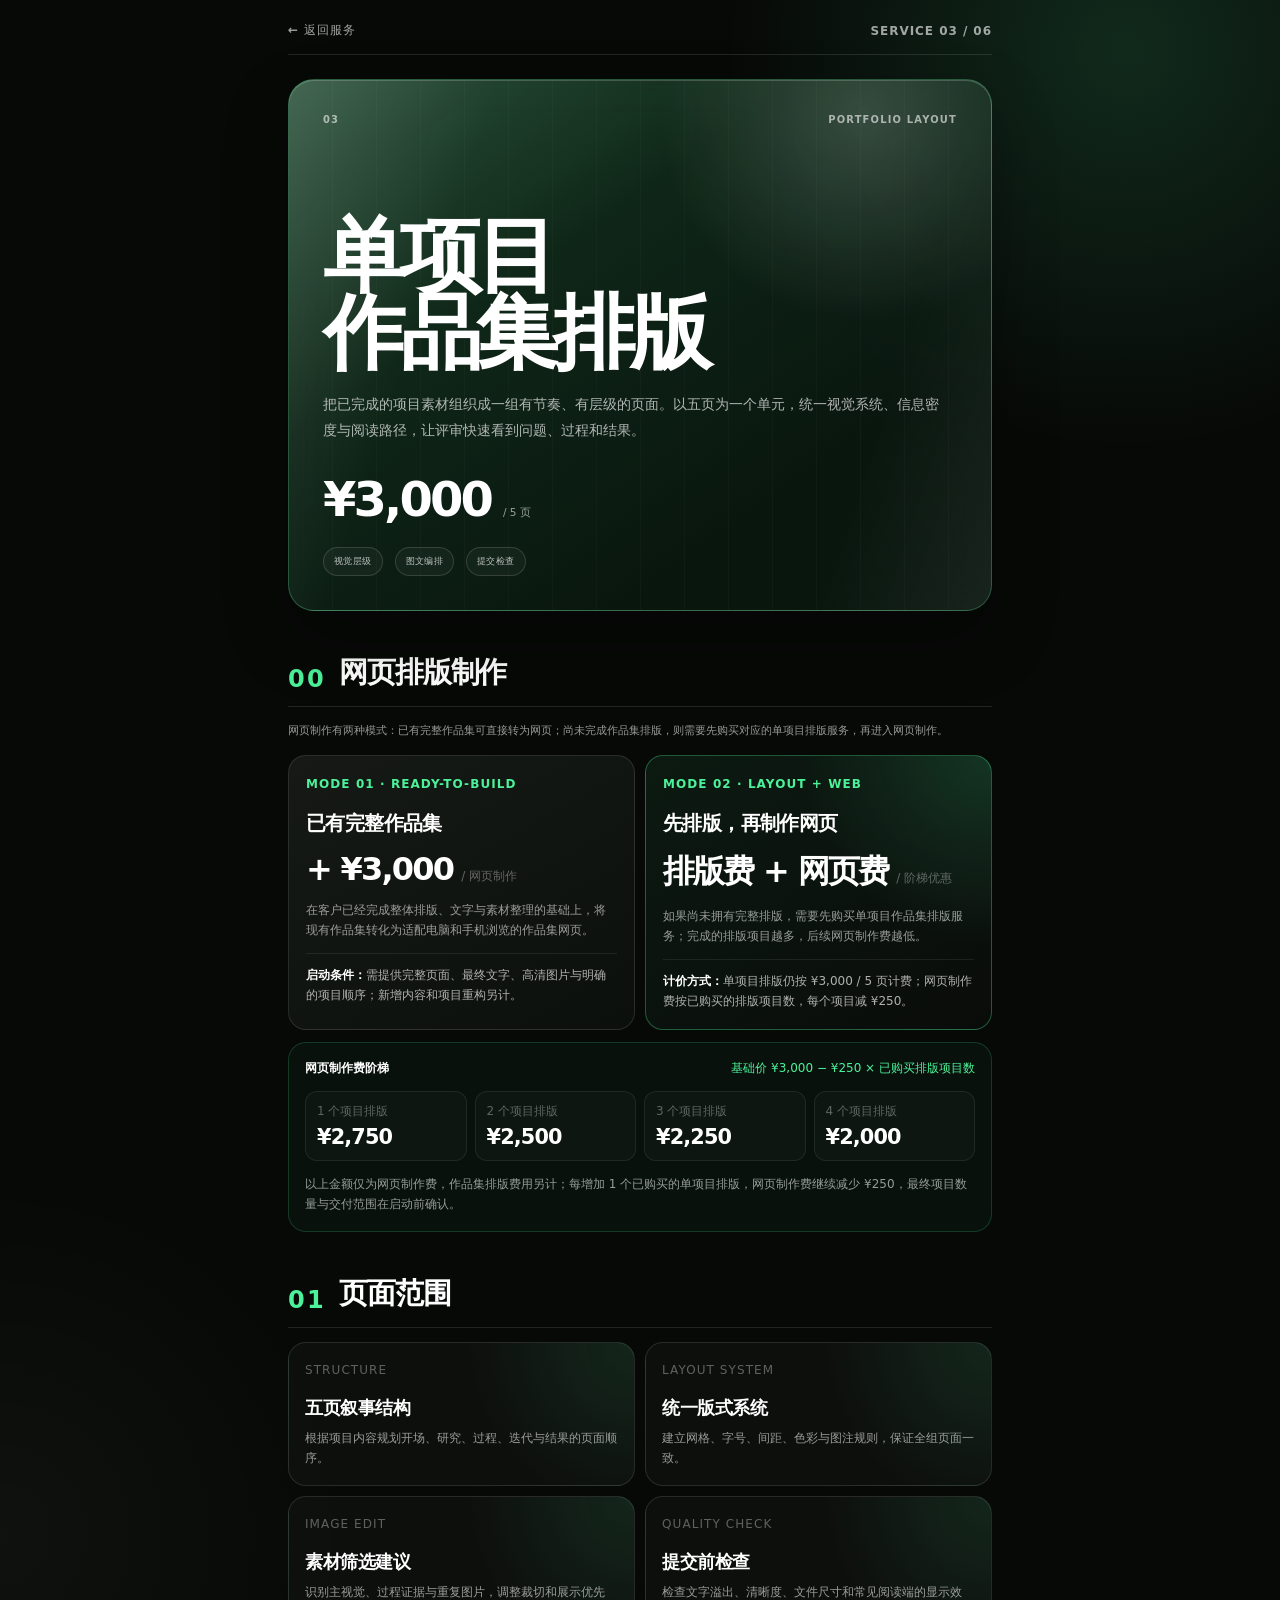
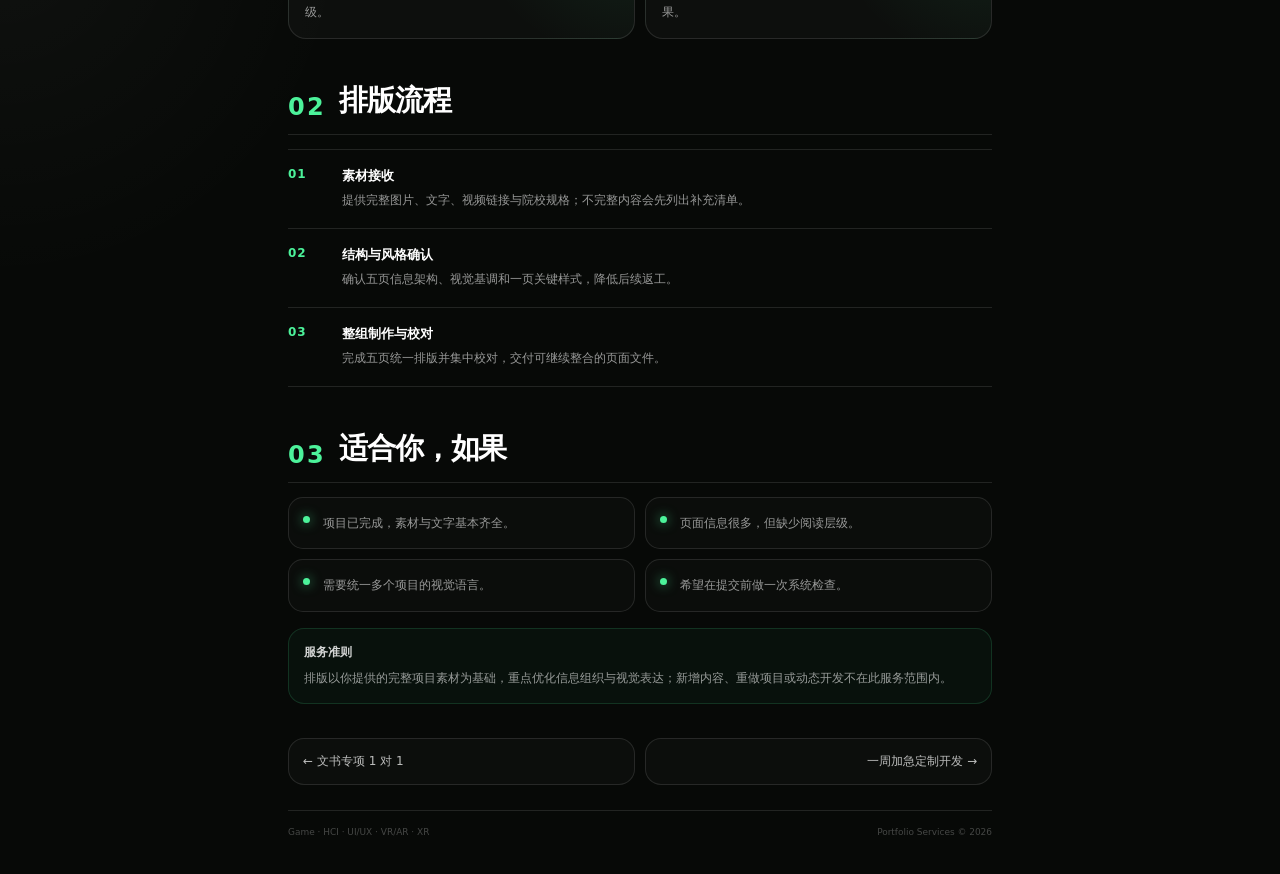
<file: services/portfolio-layout.html>
<!doctype html>
<html lang="zh-CN">
  <head>
    <meta charset="UTF-8"><meta name="viewport" content="width=device-width, initial-scale=1, viewport-fit=cover"><meta name="theme-color" content="#070907">
    <meta name="description" content="单项目作品集排版服务：五页页面系统、图文层级与交付检查。"><title>单项目作品集排版｜作品集项目服务</title>
    <link rel="stylesheet" href="../styles.css?v=20261015-6"><script src="../script.js" defer></script>
  </head>
  <body class="detail-page"><main class="detail-shell">
    <nav class="detail-nav" aria-label="页面导航"><a class="detail-nav__back" href="../index.html#service-title">← 返回服务</a><span class="detail-nav__mark">Service 03 / 06</span></nav>
    <header class="detail-hero"><div class="detail-hero__topline"><b>03</b><span>Portfolio Layout</span></div><h1>单项目<br>作品集排版</h1><p class="detail-hero__intro">把已完成的项目素材组织成一组有节奏、有层级的页面。以五页为一个单元，统一视觉系统、信息密度与阅读路径，让评审快速看到问题、过程和结果。</p><div class="detail-price"><strong>¥3,000</strong><small>/ 5 页</small></div><div class="detail-meta"><span>视觉层级</span><span>图文编排</span><span>提交检查</span></div></header>
    <section class="detail-section detail-packages" aria-labelledby="website-layout-title"><div class="detail-section__heading"><small>00</small><h2 id="website-layout-title">网页排版制作</h2></div><p class="detail-packages__intro">网页制作有两种模式：已有完整作品集可直接转为网页；尚未完成作品集排版，则需要先购买对应的单项目排版服务，再进入网页制作。</p><div class="detail-package-grid">
      <article class="detail-package-card"><small>MODE 01 · READY-TO-BUILD</small><h3>已有完整作品集</h3><div class="detail-package-price"><strong>+ ¥3,000</strong><span>/ 网页制作</span></div><p>在客户已经完成整体排版、文字与素材整理的基础上，将现有作品集转化为适配电脑和手机浏览的作品集网页。</p><p class="detail-package-limit"><b>启动条件：</b>需提供完整页面、最终文字、高清图片与明确的项目顺序；新增内容和项目重构另计。</p></article>
      <article class="detail-package-card detail-package-card--active"><small>MODE 02 · LAYOUT + WEB</small><h3>先排版，再制作网页</h3><div class="detail-package-price"><strong>排版费 + 网页费</strong><span>/ 阶梯优惠</span></div><p>如果尚未拥有完整排版，需要先购买单项目作品集排版服务；完成的排版项目越多，后续网页制作费越低。</p><p class="detail-package-limit"><b>计价方式：</b>单项目排版仍按 ¥3,000 / 5 页计费；网页制作费按已购买的排版项目数，每个项目减 ¥250。</p></article>
    </div><div class="web-discount"><div class="web-discount__heading"><strong>网页制作费阶梯</strong><span>基础价 ¥3,000 − ¥250 × 已购买排版项目数</span></div><ul class="web-discount__list">
      <li><span>1 个项目排版</span><strong>¥2,750</strong></li>
      <li><span>2 个项目排版</span><strong>¥2,500</strong></li>
      <li><span>3 个项目排版</span><strong>¥2,250</strong></li>
      <li><span>4 个项目排版</span><strong>¥2,000</strong></li>
    </ul><p>以上金额仅为网页制作费，作品集排版费用另计；每增加 1 个已购买的单项目排版，网页制作费继续减少 ¥250，最终项目数量与交付范围在启动前确认。</p></div></section>
    <section class="detail-section" aria-labelledby="deliverables-title"><div class="detail-section__heading"><small>01</small><h2 id="deliverables-title">页面范围</h2></div><div class="deliverable-grid">
      <article class="detail-card"><small>STRUCTURE</small><h3>五页叙事结构</h3><p>根据项目内容规划开场、研究、过程、迭代与结果的页面顺序。</p></article>
      <article class="detail-card"><small>LAYOUT SYSTEM</small><h3>统一版式系统</h3><p>建立网格、字号、间距、色彩与图注规则，保证全组页面一致。</p></article>
      <article class="detail-card"><small>IMAGE EDIT</small><h3>素材筛选建议</h3><p>识别主视觉、过程证据与重复图片，调整裁切和展示优先级。</p></article>
      <article class="detail-card"><small>QUALITY CHECK</small><h3>提交前检查</h3><p>检查文字溢出、清晰度、文件尺寸和常见阅读端的显示效果。</p></article>
    </div></section>
    <section class="detail-section" aria-labelledby="process-title"><div class="detail-section__heading"><small>02</small><h2 id="process-title">排版流程</h2></div><ol class="process-list">
      <li><span>01</span><div><strong>素材接收</strong><p>提供完整图片、文字、视频链接与院校规格；不完整内容会先列出补充清单。</p></div></li>
      <li><span>02</span><div><strong>结构与风格确认</strong><p>确认五页信息架构、视觉基调和一页关键样式，降低后续返工。</p></div></li>
      <li><span>03</span><div><strong>整组制作与校对</strong><p>完成五页统一排版并集中校对，交付可继续整合的页面文件。</p></div></li>
    </ol></section>
    <section class="detail-section" aria-labelledby="fit-title"><div class="detail-section__heading"><small>03</small><h2 id="fit-title">适合你，如果</h2></div><ul class="criteria-grid"><li>项目已完成，素材与文字基本齐全。</li><li>页面信息很多，但缺少阅读层级。</li><li>需要统一多个项目的视觉语言。</li><li>希望在提交前做一次系统检查。</li></ul><div class="detail-note"><strong>服务准则</strong><p>排版以你提供的完整项目素材为基础，重点优化信息组织与视觉表达；新增内容、重做项目或动态开发不在此服务范围内。</p></div></section>
    <nav class="detail-pagination" aria-label="其他服务"><a href="writing-session.html">← 文书专项 1 对 1</a><a href="rush-development.html">一周加急定制开发 →</a></nav>
    <footer><span>Game · HCI · UI/UX · VR/AR · XR</span><span>Portfolio Services © 2026</span></footer>
  </main></body>
</html>
</file>
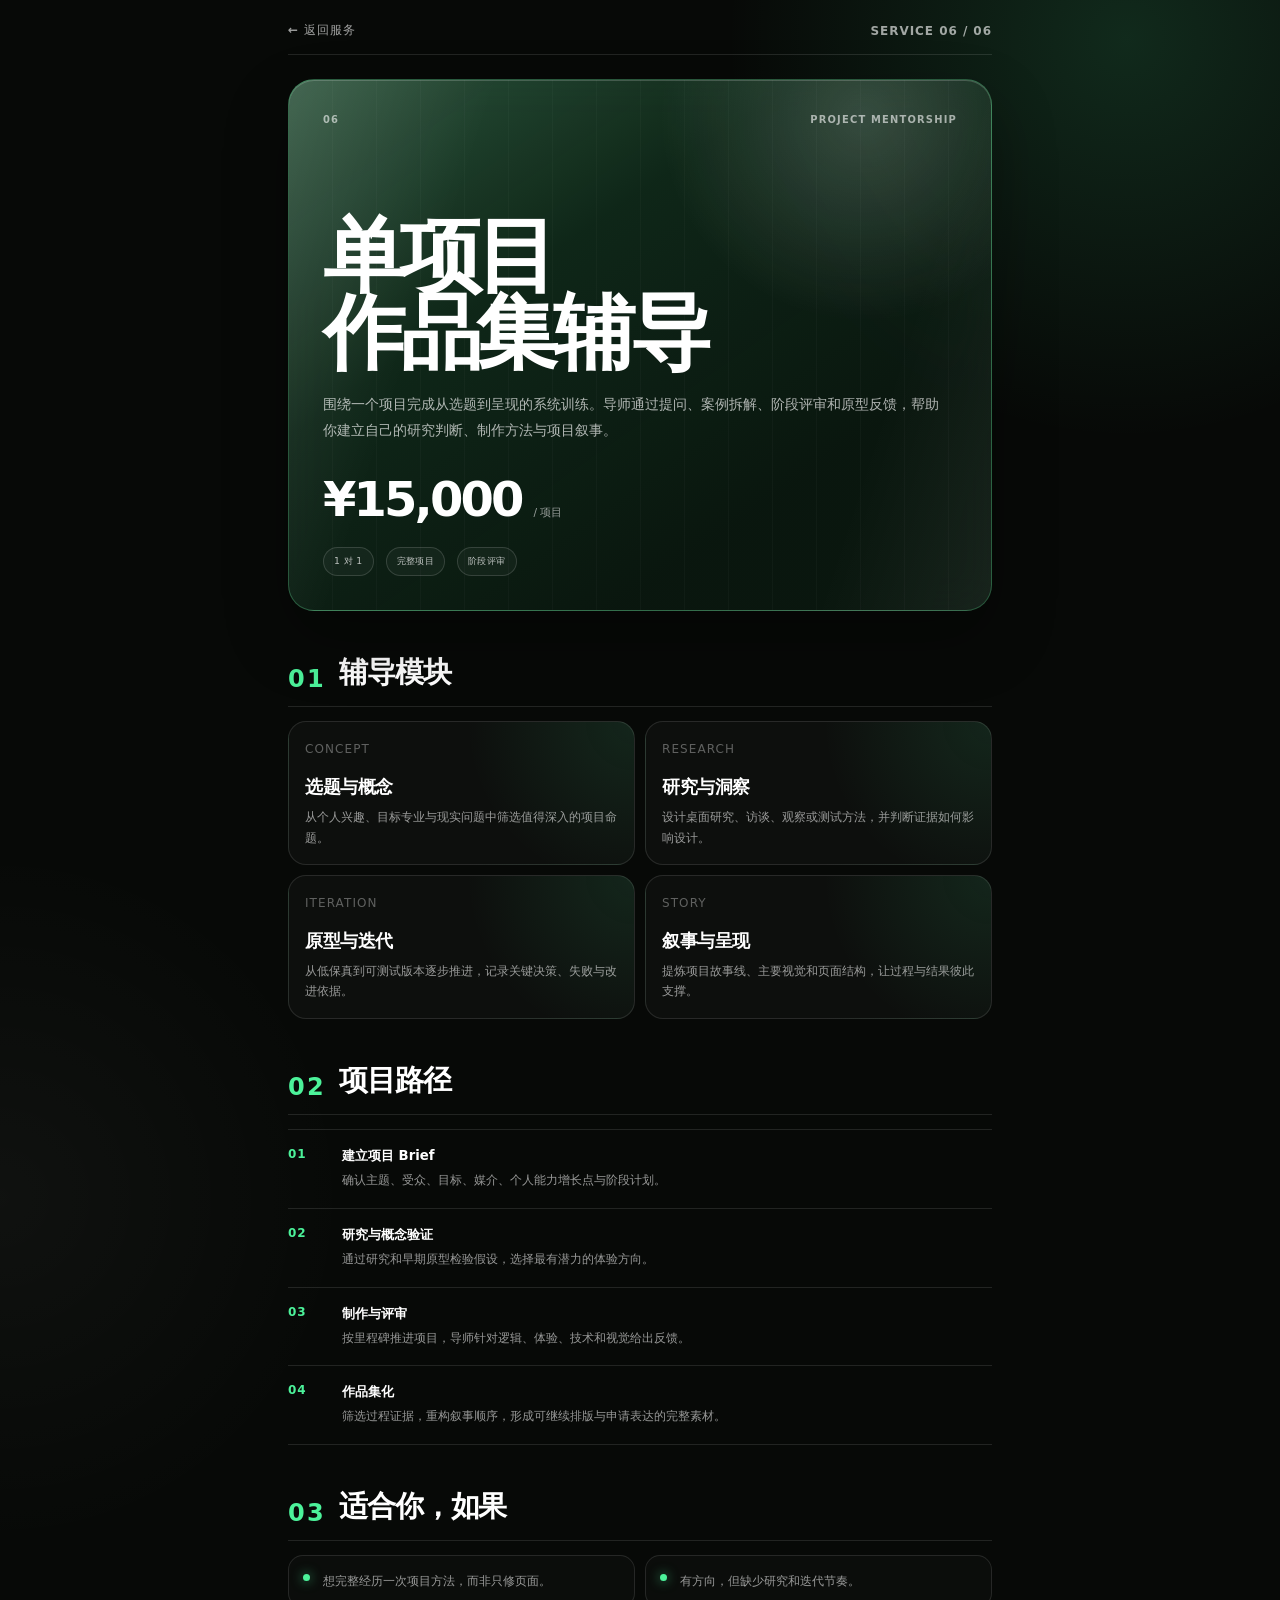
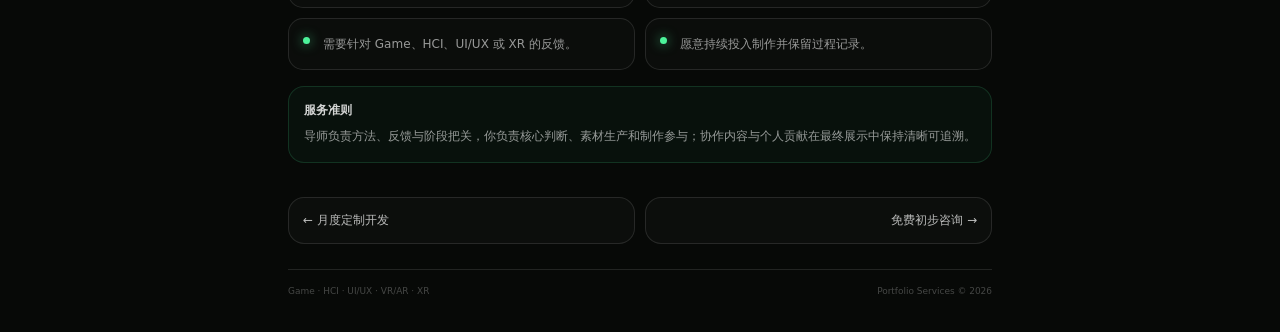
<file: services/portfolio-mentorship.html>
<!doctype html>
<html lang="zh-CN">
  <head>
    <meta charset="UTF-8"><meta name="viewport" content="width=device-width, initial-scale=1, viewport-fit=cover"><meta name="theme-color" content="#070907">
    <meta name="description" content="单项目作品集系统辅导：选题、研究、原型、迭代与最终叙事。"><title>单项目作品集辅导｜作品集项目服务</title>
    <link rel="stylesheet" href="../styles.css?v=20261015-6"><script src="../script.js" defer></script>
  </head>
  <body class="detail-page"><main class="detail-shell">
    <nav class="detail-nav" aria-label="页面导航"><a class="detail-nav__back" href="../index.html#service-title">← 返回服务</a><span class="detail-nav__mark">Service 06 / 06</span></nav>
    <header class="detail-hero"><div class="detail-hero__topline"><b>06</b><span>Project Mentorship</span></div><h1>单项目<br>作品集辅导</h1><p class="detail-hero__intro">围绕一个项目完成从选题到呈现的系统训练。导师通过提问、案例拆解、阶段评审和原型反馈，帮助你建立自己的研究判断、制作方法与项目叙事。</p><div class="detail-price"><strong>¥15,000</strong><small>/ 项目</small></div><div class="detail-meta"><span>1 对 1</span><span>完整项目</span><span>阶段评审</span></div></header>
    <section class="detail-section" aria-labelledby="deliverables-title"><div class="detail-section__heading"><small>01</small><h2 id="deliverables-title">辅导模块</h2></div><div class="deliverable-grid">
      <article class="detail-card"><small>CONCEPT</small><h3>选题与概念</h3><p>从个人兴趣、目标专业与现实问题中筛选值得深入的项目命题。</p></article>
      <article class="detail-card"><small>RESEARCH</small><h3>研究与洞察</h3><p>设计桌面研究、访谈、观察或测试方法，并判断证据如何影响设计。</p></article>
      <article class="detail-card"><small>ITERATION</small><h3>原型与迭代</h3><p>从低保真到可测试版本逐步推进，记录关键决策、失败与改进依据。</p></article>
      <article class="detail-card"><small>STORY</small><h3>叙事与呈现</h3><p>提炼项目故事线、主要视觉和页面结构，让过程与结果彼此支撑。</p></article>
    </div></section>
    <section class="detail-section" aria-labelledby="process-title"><div class="detail-section__heading"><small>02</small><h2 id="process-title">项目路径</h2></div><ol class="process-list">
      <li><span>01</span><div><strong>建立项目 Brief</strong><p>确认主题、受众、目标、媒介、个人能力增长点与阶段计划。</p></div></li>
      <li><span>02</span><div><strong>研究与概念验证</strong><p>通过研究和早期原型检验假设，选择最有潜力的体验方向。</p></div></li>
      <li><span>03</span><div><strong>制作与评审</strong><p>按里程碑推进项目，导师针对逻辑、体验、技术和视觉给出反馈。</p></div></li>
      <li><span>04</span><div><strong>作品集化</strong><p>筛选过程证据，重构叙事顺序，形成可继续排版与申请表达的完整素材。</p></div></li>
    </ol></section>
    <section class="detail-section" aria-labelledby="fit-title"><div class="detail-section__heading"><small>03</small><h2 id="fit-title">适合你，如果</h2></div><ul class="criteria-grid"><li>想完整经历一次项目方法，而非只修页面。</li><li>有方向，但缺少研究和迭代节奏。</li><li>需要针对 Game、HCI、UI/UX 或 XR 的反馈。</li><li>愿意持续投入制作并保留过程记录。</li></ul><div class="detail-note"><strong>服务准则</strong><p>导师负责方法、反馈与阶段把关，你负责核心判断、素材生产和制作参与；协作内容与个人贡献在最终展示中保持清晰可追溯。</p></div></section>
    <nav class="detail-pagination" aria-label="其他服务"><a href="monthly-development.html">← 月度定制开发</a><a href="consultation.html">免费初步咨询 →</a></nav>
    <footer><span>Game · HCI · UI/UX · VR/AR · XR</span><span>Portfolio Services © 2026</span></footer>
  </main></body>
</html>
</file>
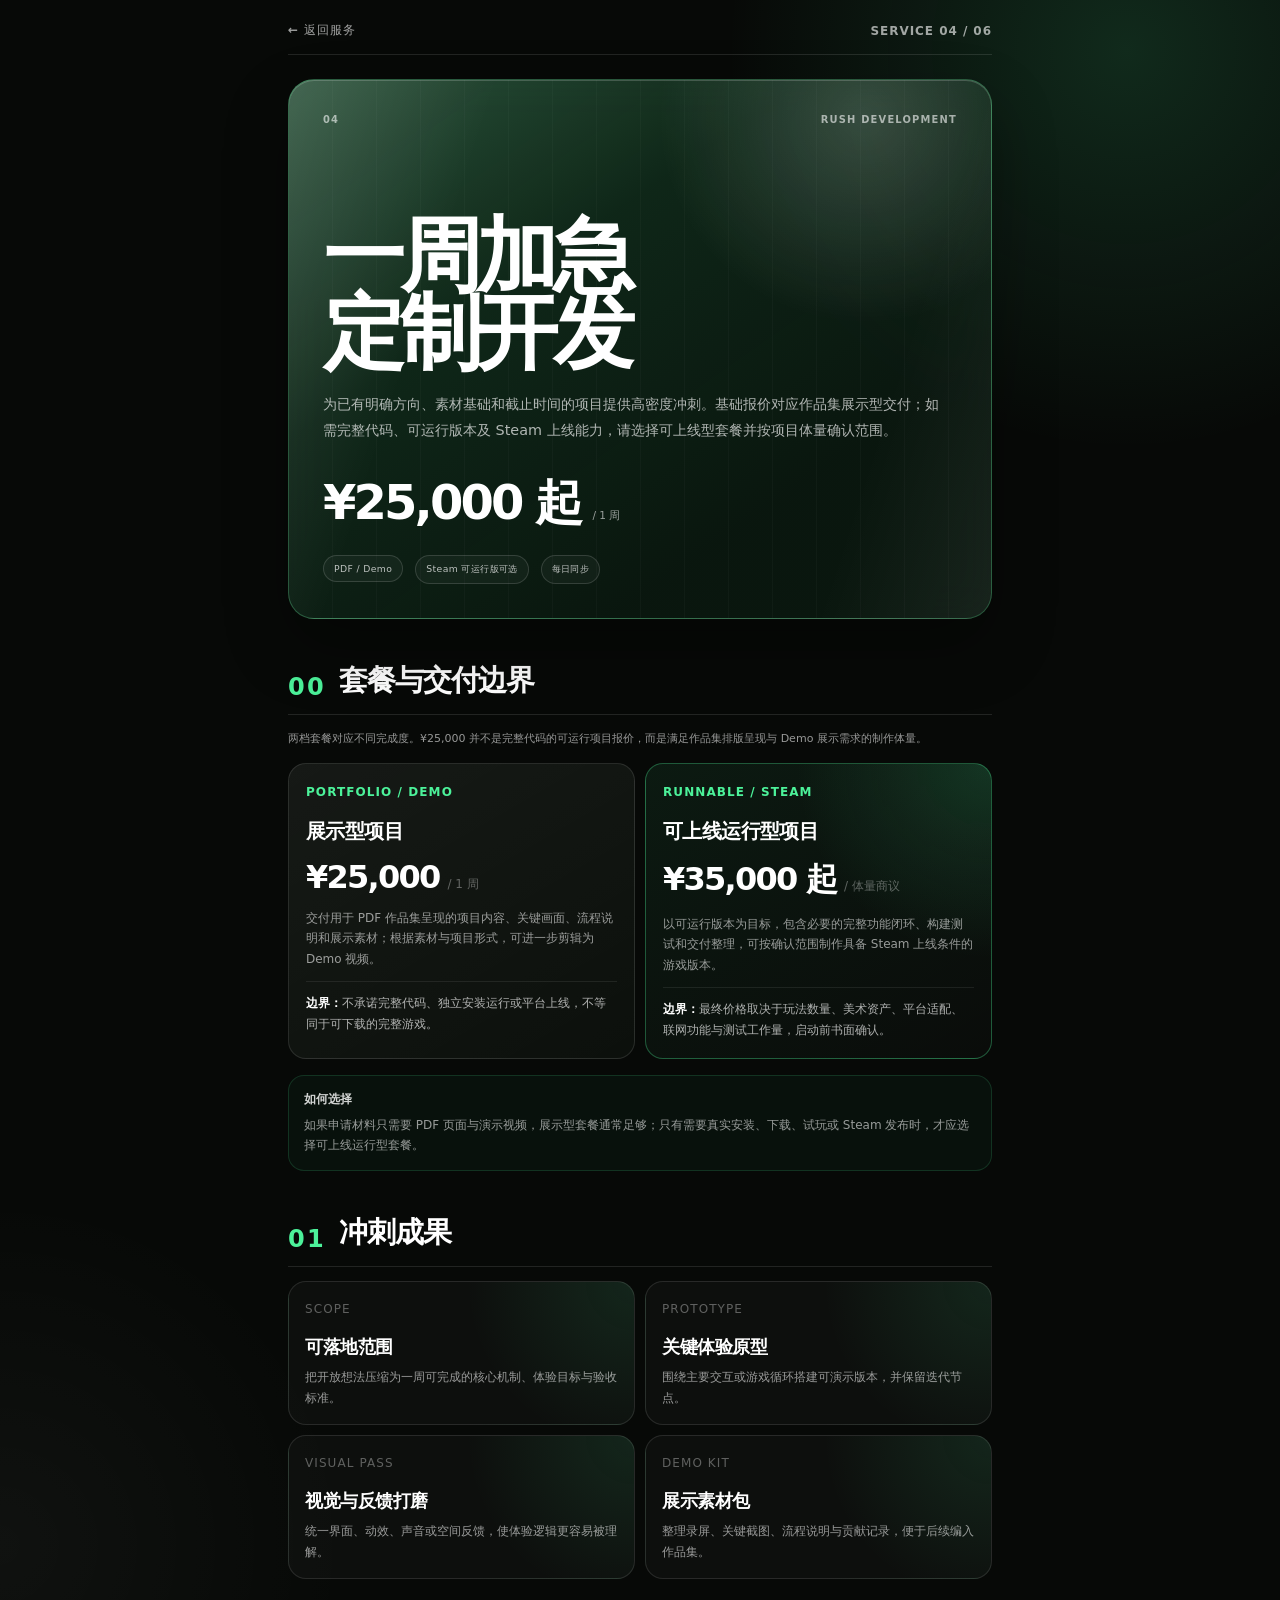
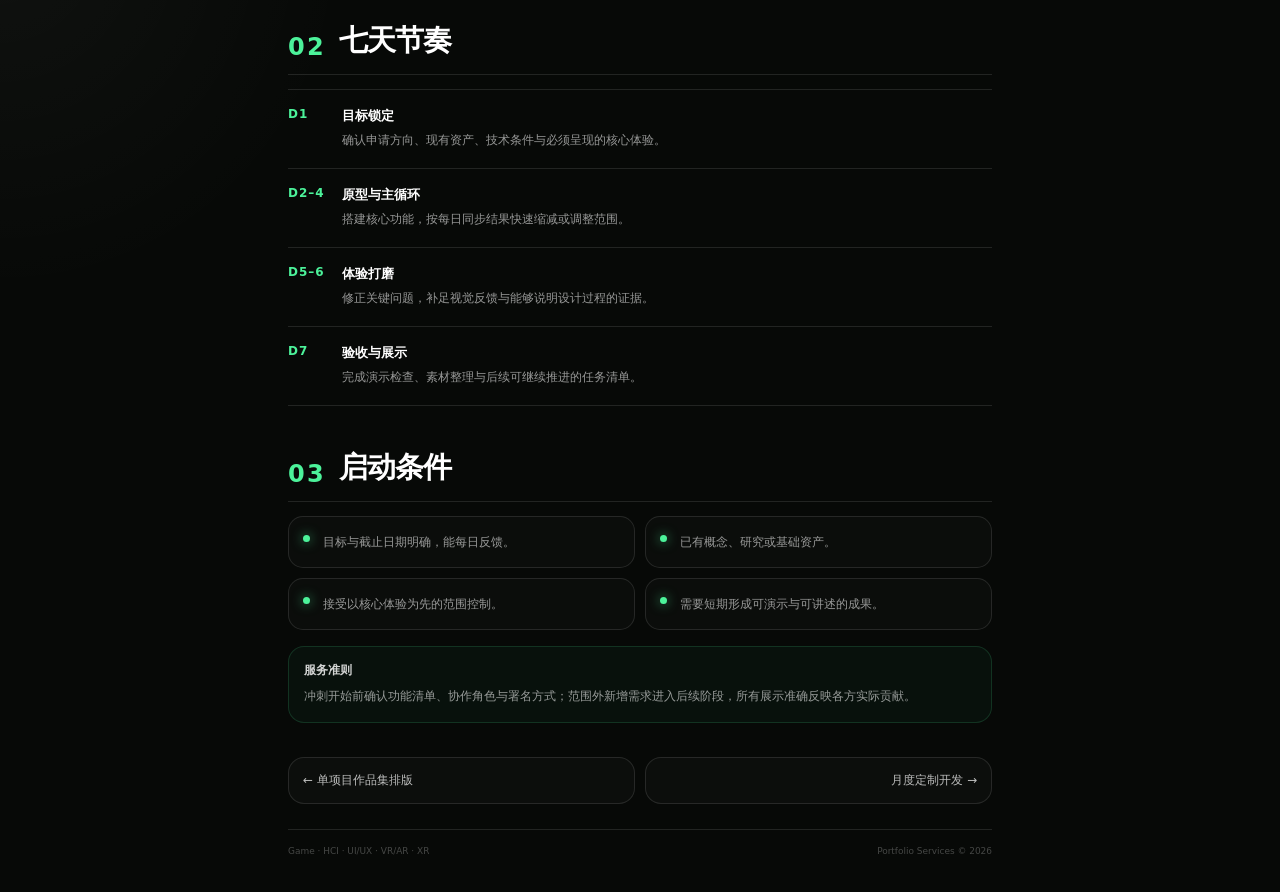
<file: services/rush-development.html>
<!doctype html>
<html lang="zh-CN">
  <head>
    <meta charset="UTF-8"><meta name="viewport" content="width=device-width, initial-scale=1, viewport-fit=cover"><meta name="theme-color" content="#070907">
    <meta name="description" content="面向明确申请节点的七天 Game、XR 或交互项目冲刺开发。"><title>一周加急定制开发｜作品集项目服务</title>
    <link rel="stylesheet" href="../styles.css?v=20261015-6"><script src="../script.js" defer></script>
  </head>
  <body class="detail-page"><main class="detail-shell">
    <nav class="detail-nav" aria-label="页面导航"><a class="detail-nav__back" href="../index.html#service-title">← 返回服务</a><span class="detail-nav__mark">Service 04 / 06</span></nav>
    <header class="detail-hero"><div class="detail-hero__topline"><b>04</b><span>Rush Development</span></div><h1>一周加急<br>定制开发</h1><p class="detail-hero__intro">为已有明确方向、素材基础和截止时间的项目提供高密度冲刺。基础报价对应作品集展示型交付；如需完整代码、可运行版本及 Steam 上线能力，请选择可上线型套餐并按项目体量确认范围。</p><div class="detail-price"><strong>¥25,000 起</strong><small>/ 1 周</small></div><div class="detail-meta"><span>PDF / Demo</span><span>Steam 可运行版可选</span><span>每日同步</span></div></header>
    <section class="detail-section detail-packages" aria-labelledby="package-title"><div class="detail-section__heading"><small>00</small><h2 id="package-title">套餐与交付边界</h2></div><p class="detail-packages__intro">两档套餐对应不同完成度。¥25,000 并不是完整代码的可运行项目报价，而是满足作品集排版呈现与 Demo 展示需求的制作体量。</p><div class="detail-package-grid">
      <article class="detail-package-card"><small>PORTFOLIO / DEMO</small><h3>展示型项目</h3><div class="detail-package-price"><strong>¥25,000</strong><span>/ 1 周</span></div><p>交付用于 PDF 作品集呈现的项目内容、关键画面、流程说明和展示素材；根据素材与项目形式，可进一步剪辑为 Demo 视频。</p><p class="detail-package-limit"><b>边界：</b>不承诺完整代码、独立安装运行或平台上线，不等同于可下载的完整游戏。</p></article>
      <article class="detail-package-card detail-package-card--active"><small>RUNNABLE / STEAM</small><h3>可上线运行型项目</h3><div class="detail-package-price"><strong>¥35,000 起</strong><span>/ 体量商议</span></div><p>以可运行版本为目标，包含必要的完整功能闭环、构建测试和交付整理，可按确认范围制作具备 Steam 上线条件的游戏版本。</p><p class="detail-package-limit"><b>边界：</b>最终价格取决于玩法数量、美术资产、平台适配、联网功能与测试工作量，启动前书面确认。</p></article>
    </div><div class="detail-note"><strong>如何选择</strong><p>如果申请材料只需要 PDF 页面与演示视频，展示型套餐通常足够；只有需要真实安装、下载、试玩或 Steam 发布时，才应选择可上线运行型套餐。</p></div></section>
    <section class="detail-section" aria-labelledby="deliverables-title"><div class="detail-section__heading"><small>01</small><h2 id="deliverables-title">冲刺成果</h2></div><div class="deliverable-grid">
      <article class="detail-card"><small>SCOPE</small><h3>可落地范围</h3><p>把开放想法压缩为一周可完成的核心机制、体验目标与验收标准。</p></article>
      <article class="detail-card"><small>PROTOTYPE</small><h3>关键体验原型</h3><p>围绕主要交互或游戏循环搭建可演示版本，并保留迭代节点。</p></article>
      <article class="detail-card"><small>VISUAL PASS</small><h3>视觉与反馈打磨</h3><p>统一界面、动效、声音或空间反馈，使体验逻辑更容易被理解。</p></article>
      <article class="detail-card"><small>DEMO KIT</small><h3>展示素材包</h3><p>整理录屏、关键截图、流程说明与贡献记录，便于后续编入作品集。</p></article>
    </div></section>
    <section class="detail-section" aria-labelledby="process-title"><div class="detail-section__heading"><small>02</small><h2 id="process-title">七天节奏</h2></div><ol class="process-list">
      <li><span>D1</span><div><strong>目标锁定</strong><p>确认申请方向、现有资产、技术条件与必须呈现的核心体验。</p></div></li>
      <li><span>D2–4</span><div><strong>原型与主循环</strong><p>搭建核心功能，按每日同步结果快速缩减或调整范围。</p></div></li>
      <li><span>D5–6</span><div><strong>体验打磨</strong><p>修正关键问题，补足视觉反馈与能够说明设计过程的证据。</p></div></li>
      <li><span>D7</span><div><strong>验收与展示</strong><p>完成演示检查、素材整理与后续可继续推进的任务清单。</p></div></li>
    </ol></section>
    <section class="detail-section" aria-labelledby="fit-title"><div class="detail-section__heading"><small>03</small><h2 id="fit-title">启动条件</h2></div><ul class="criteria-grid"><li>目标与截止日期明确，能每日反馈。</li><li>已有概念、研究或基础资产。</li><li>接受以核心体验为先的范围控制。</li><li>需要短期形成可演示与可讲述的成果。</li></ul><div class="detail-note"><strong>服务准则</strong><p>冲刺开始前确认功能清单、协作角色与署名方式；范围外新增需求进入后续阶段，所有展示准确反映各方实际贡献。</p></div></section>
    <nav class="detail-pagination" aria-label="其他服务"><a href="portfolio-layout.html">← 单项目作品集排版</a><a href="monthly-development.html">月度定制开发 →</a></nav>
    <footer><span>Game · HCI · UI/UX · VR/AR · XR</span><span>Portfolio Services © 2026</span></footer>
  </main></body>
</html>
</file>
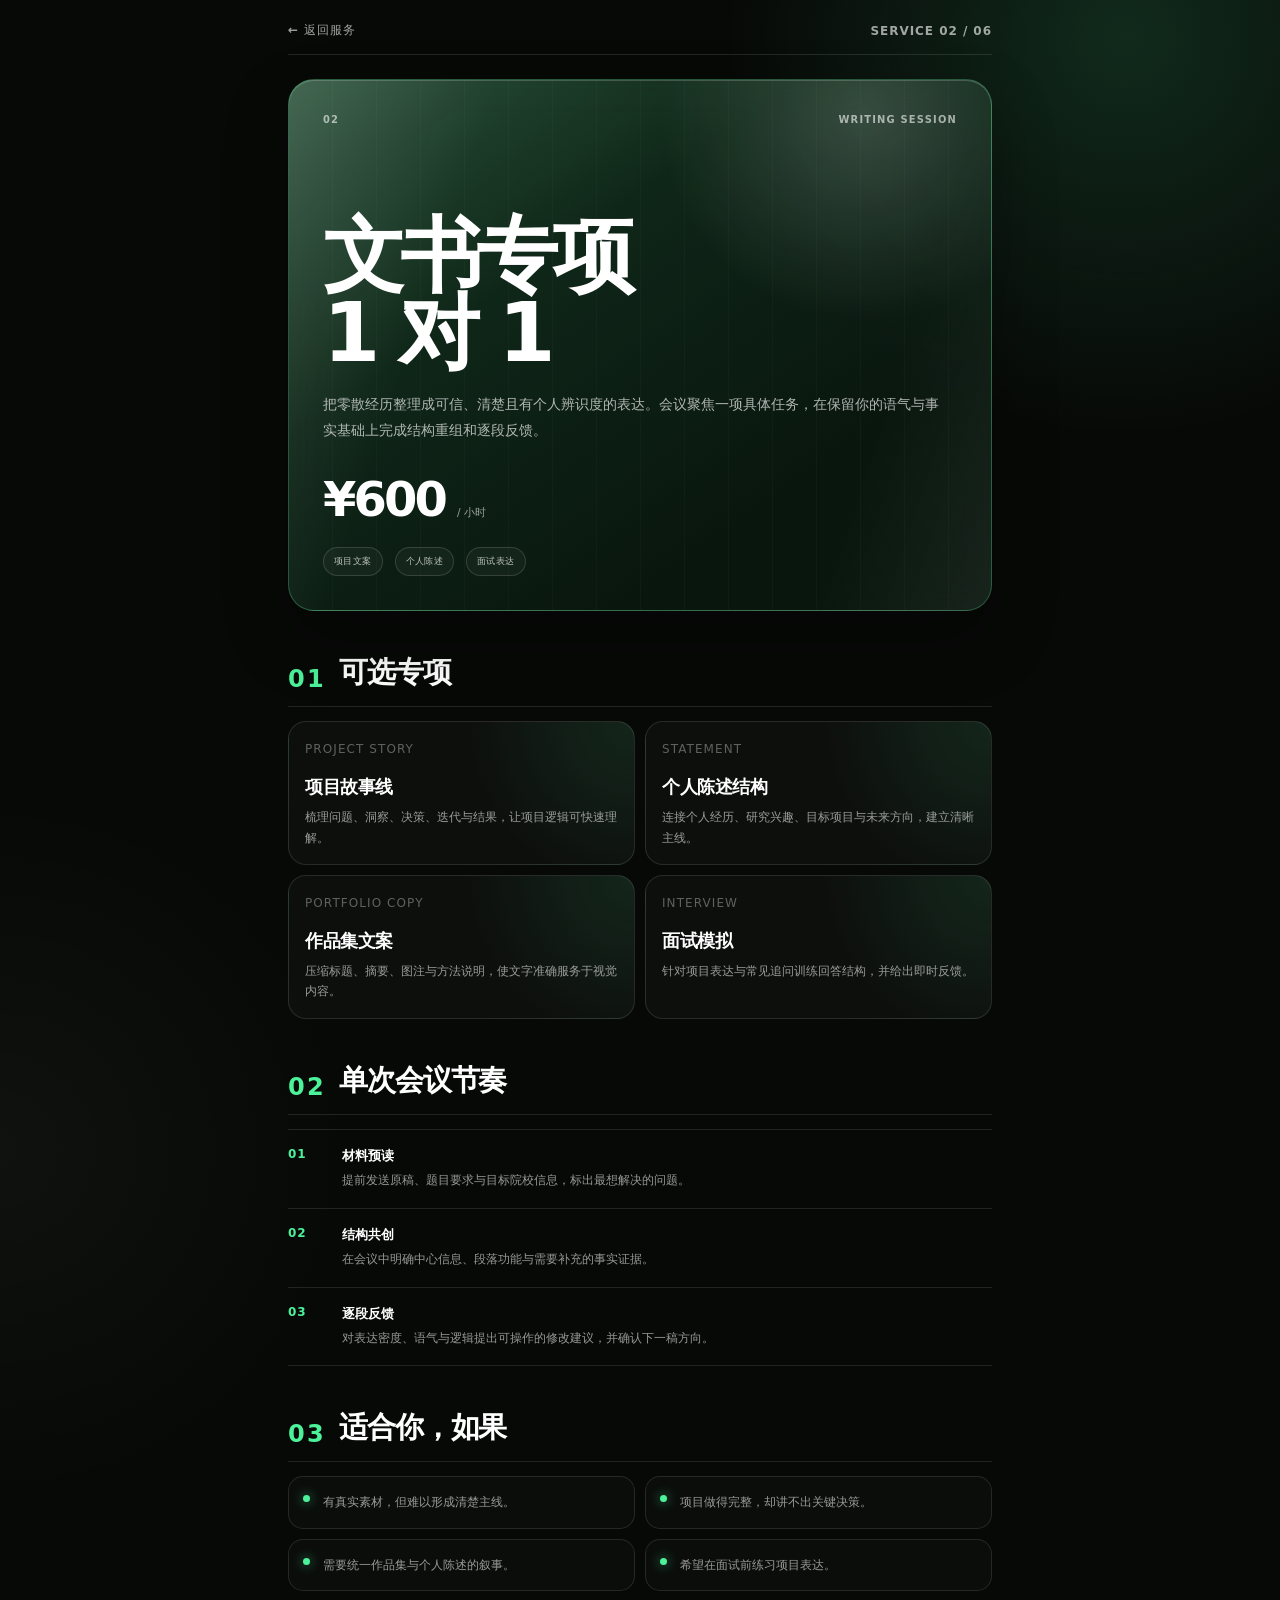
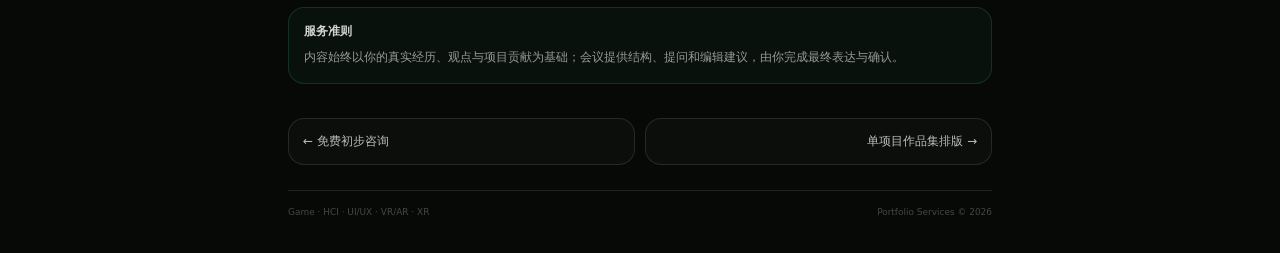
<file: services/writing-session.html>
<!doctype html>
<html lang="zh-CN">
  <head>
    <meta charset="UTF-8">
    <meta name="viewport" content="width=device-width, initial-scale=1, viewport-fit=cover">
    <meta name="theme-color" content="#070907">
    <meta name="description" content="作品集文案、个人陈述与面试表达的一对一专项会议。">
    <title>文书专项 1 对 1｜作品集项目服务</title>
    <link rel="stylesheet" href="../styles.css?v=20261015-6">
    <script src="../script.js" defer></script>
  </head>
  <body class="detail-page">
    <main class="detail-shell">
      <nav class="detail-nav" aria-label="页面导航"><a class="detail-nav__back" href="../index.html#service-title">← 返回服务</a><span class="detail-nav__mark">Service 02 / 06</span></nav>
      <header class="detail-hero">
        <div class="detail-hero__topline"><b>02</b><span>Writing Session</span></div>
        <h1>文书专项<br>1 对 1</h1>
        <p class="detail-hero__intro">把零散经历整理成可信、清楚且有个人辨识度的表达。会议聚焦一项具体任务，在保留你的语气与事实基础上完成结构重组和逐段反馈。</p>
        <div class="detail-price"><strong>¥600</strong><small>/ 小时</small></div>
        <div class="detail-meta"><span>项目文案</span><span>个人陈述</span><span>面试表达</span></div>
      </header>
      <section class="detail-section" aria-labelledby="deliverables-title"><div class="detail-section__heading"><small>01</small><h2 id="deliverables-title">可选专项</h2></div><div class="deliverable-grid">
        <article class="detail-card"><small>PROJECT STORY</small><h3>项目故事线</h3><p>梳理问题、洞察、决策、迭代与结果，让项目逻辑可快速理解。</p></article>
        <article class="detail-card"><small>STATEMENT</small><h3>个人陈述结构</h3><p>连接个人经历、研究兴趣、目标项目与未来方向，建立清晰主线。</p></article>
        <article class="detail-card"><small>PORTFOLIO COPY</small><h3>作品集文案</h3><p>压缩标题、摘要、图注与方法说明，使文字准确服务于视觉内容。</p></article>
        <article class="detail-card"><small>INTERVIEW</small><h3>面试模拟</h3><p>针对项目表达与常见追问训练回答结构，并给出即时反馈。</p></article>
      </div></section>
      <section class="detail-section" aria-labelledby="process-title"><div class="detail-section__heading"><small>02</small><h2 id="process-title">单次会议节奏</h2></div><ol class="process-list">
        <li><span>01</span><div><strong>材料预读</strong><p>提前发送原稿、题目要求与目标院校信息，标出最想解决的问题。</p></div></li>
        <li><span>02</span><div><strong>结构共创</strong><p>在会议中明确中心信息、段落功能与需要补充的事实证据。</p></div></li>
        <li><span>03</span><div><strong>逐段反馈</strong><p>对表达密度、语气与逻辑提出可操作的修改建议，并确认下一稿方向。</p></div></li>
      </ol></section>
      <section class="detail-section" aria-labelledby="fit-title"><div class="detail-section__heading"><small>03</small><h2 id="fit-title">适合你，如果</h2></div><ul class="criteria-grid"><li>有真实素材，但难以形成清楚主线。</li><li>项目做得完整，却讲不出关键决策。</li><li>需要统一作品集与个人陈述的叙事。</li><li>希望在面试前练习项目表达。</li></ul><div class="detail-note"><strong>服务准则</strong><p>内容始终以你的真实经历、观点与项目贡献为基础；会议提供结构、提问和编辑建议，由你完成最终表达与确认。</p></div></section>
      <nav class="detail-pagination" aria-label="其他服务"><a href="consultation.html">← 免费初步咨询</a><a href="portfolio-layout.html">单项目作品集排版 →</a></nav>
      <footer><span>Game · HCI · UI/UX · VR/AR · XR</span><span>Portfolio Services © 2026</span></footer>
    </main>
  </body>
</html>
</file>
<file: styles.css>
:root {
  --bg: #070907;
  --surface: #0d110e;
  --white: #fff;
  --text-dim: rgba(255, 255, 255, 0.58);
  --text-faint: rgba(255, 255, 255, 0.34);
  --line: rgba(255, 255, 255, 0.11);
  --emerald: #4cf29a;
  --emerald-dark: #0c5c35;
  --radius-lg: 26px;
  --page-pad: clamp(16px, 5vw, 28px);
  color-scheme: dark;
}

* {
  box-sizing: border-box;
}

html {
  background: var(--bg);
  scroll-behavior: smooth;
}

body {
  min-width: 280px;
  min-height: 100vh;
  margin: 0;
  overflow-x: hidden;
  color: var(--white);
  background:
    radial-gradient(circle at 85% 3%, rgba(76, 242, 154, 0.11), transparent 24rem),
    radial-gradient(circle at 8% 36%, rgba(255, 255, 255, 0.035), transparent 18rem),
    var(--bg);
  font-family: Inter, "SF Pro Display", "PingFang SC", "Microsoft YaHei", system-ui, sans-serif;
  -webkit-font-smoothing: antialiased;
}

a,
button {
  color: inherit;
  font: inherit;
}

a {
  text-decoration: none;
}

button {
  border: 0;
}

.page-shell {
  width: min(100%, 760px);
  margin: 0 auto;
  padding: max(28px, env(safe-area-inset-top)) var(--page-pad) max(34px, env(safe-area-inset-bottom));
}

.hero {
  padding-top: 8px;
}

.eyebrow,
.section-heading__index,
.contact__eyebrow {
  margin: 0;
  color: var(--text-dim);
  font-size: 0.69rem;
  font-weight: 520;
  letter-spacing: 0.14em;
  line-height: 1.4;
  text-transform: uppercase;
}

.eyebrow {
  display: flex;
  align-items: center;
  gap: 9px;
}

.eyebrow span {
  width: 7px;
  height: 7px;
  flex: 0 0 auto;
  border-radius: 50%;
  background: var(--emerald);
  box-shadow: 0 0 17px rgba(76, 242, 154, 0.84);
}

h1 {
  margin: 18px 0 0;
  font-size: clamp(2.75rem, 12vw, 5rem);
  font-weight: 780;
  letter-spacing: -0.065em;
  line-height: 0.94;
}

h1 em {
  color: rgba(133, 255, 183, 0.25);
  font-style: normal;
  font-weight: 430;
}

.hero__intro {
  max-width: 100rem;
  margin: 22px 0 0;
  color: var(--text-dim);
  font-size: clamp(0.79rem, 3.5vw, 0.8rem);
  font-weight: 350;
  line-height: 1.75;
  text-wrap: pretty;
}

.school-list {
  display: flex;
  flex-wrap: wrap;
  gap: 7px;
  margin: 20px 0 0;
  padding: 0;
  list-style: none;
}

.school-list li {
  max-width: 100%;
  padding: 7px 10px;
  overflow: hidden;
  border: 1px solid var(--line);
  border-radius: 999px;
  color: rgba(255, 255, 255, 0.76);
  background: rgba(255, 255, 255, 0.028);
  font-size: 0.64rem;
  letter-spacing: 0.035em;
  text-overflow: ellipsis;
  white-space: nowrap;
}

.service-preview {
  margin-top: 44px;
}

.section-heading {
  display: flex;
  align-items: flex-end;
  justify-content: space-between;
  gap: 12px;
  padding-bottom: 14px;
  border-bottom: 1px solid var(--line);
}

.section-heading h2 {
  margin: 5px 0 0;
  font-size: clamp(1.25rem, 5vw, 1.65rem);
  font-weight: 710;
  letter-spacing: -0.035em;
}

.section-heading > p {
  max-width: 44%;
  margin: 0;
  color: var(--text-faint);
  font-size: 0.62rem;
  line-height: 1.45;
  text-align: right;
}

.carousel {
  --card-width: clamp(218px, 68vw, 286px);
  display: flex;
  gap: 0;
  width: calc(100% + (var(--page-pad) * 2));
  margin-left: calc(var(--page-pad) * -1);
  padding: 30px calc((100% - var(--card-width)) / 2) 32px;
  overflow-x: auto;
  overflow-y: hidden;
  scroll-padding-inline: calc((100% - var(--card-width)) / 2);
  scroll-snap-type: x mandatory;
  scrollbar-width: none;
  overscroll-behavior-x: contain;
  touch-action: pan-x pan-y;
  -webkit-overflow-scrolling: touch;
}

.carousel::-webkit-scrollbar {
  display: none;
}

.carousel:focus-visible {
  outline: 1px solid rgba(76, 242, 154, 0.65);
  outline-offset: 5px;
  border-radius: 8px;
}

.service-card {
  position: relative;
  display: flex;
  flex: 0 0 var(--card-width);
  flex-direction: column;
  min-width: 0;
  min-height: 388px;
  margin-right: -42px;
  padding: 17px;
  overflow: hidden;
  scroll-snap-align: center;
  border: 1px solid rgba(255, 255, 255, 0.25);
  border-radius: var(--radius-lg);
  background:
    linear-gradient(145deg, rgba(255, 255, 255, 0.25), rgba(255, 255, 255, 0.055) 28%, rgba(255, 255, 255, 0.018) 70%),
    radial-gradient(circle at 77% 15%, rgba(76, 242, 154, 0.3), transparent 26%),
    rgba(120, 132, 125, 0.1);
  box-shadow:
    inset 0 1px rgba(255, 255, 255, 0.27),
    0 25px 54px rgba(0, 0, 0, 0.44);
  opacity: 0.54;
  transform: perspective(900px) rotateY(-13deg) scale(0.86);
  transform-origin: center;
  transition: transform 320ms cubic-bezier(0.2, 0.75, 0.25, 1), opacity 280ms ease, filter 280ms ease;
  backdrop-filter: blur(22px) saturate(115%);
  -webkit-backdrop-filter: blur(22px) saturate(115%);
}

.service-card:last-child {
  margin-right: 0;
}

.service-card::before,
.service-card::after {
  position: absolute;
  content: "";
  pointer-events: none;
}

.service-card::before {
  inset: 0;
  background:
    repeating-linear-gradient(90deg, transparent 0 33px, rgba(255, 255, 255, 0.026) 33px 34px),
    linear-gradient(105deg, rgba(255, 255, 255, 0.16), transparent 24%, transparent 80%, rgba(255, 255, 255, 0.08));
}

.service-card::after {
  width: 112px;
  height: 1px;
  right: 17px;
  bottom: 60px;
  background: linear-gradient(90deg, transparent, rgba(255, 255, 255, 0.27));
}

.service-card--emerald {
  border-color: rgba(119, 255, 176, 0.32);
  background:
    linear-gradient(145deg, rgba(133, 255, 183, 0.48), rgba(54, 211, 119, 0.18) 33%, rgba(7, 56, 29, 0.13) 73%),
    radial-gradient(circle at 78% 14%, rgba(255, 255, 255, 0.23), transparent 26%),
    rgba(15, 80, 43, 0.3);
}

.service-card.is-active {
  z-index: 10;
  filter: brightness(1.07);
  opacity: 1;
  transform: perspective(900px) rotateY(0) translateY(-10px) scale(1);
}

.service-card > span {
  position: relative;
  z-index: 1;
  min-width: 0;
}

.service-card__topline,
.service-card__price,
.service-card__action {
  display: flex;
  align-items: baseline;
  justify-content: space-between;
  gap: 10px;
}

.service-card__topline b {
  font-size: 0.68rem;
}

.service-card__topline small,
.service-card__price small {
  overflow: hidden;
  color: rgba(255, 255, 255, 0.58);
  font-size: 0.59rem;
  font-weight: 470;
  letter-spacing: 0.1em;
  text-overflow: ellipsis;
  white-space: nowrap;
}

.service-card__body {
  display: block;
  margin-top: auto;
  padding-top: 42px;
}

.service-card__title {
  display: block;
  overflow-wrap: anywhere;
  font-size: clamp(1.55rem, 7vw, 2rem);
  font-weight: 735;
  letter-spacing: -0.055em;
  line-height: 1.03;
}

.service-card__description {
  display: -webkit-box;
  min-height: 3.9em;
  margin-top: 14px;
  overflow: hidden;
  color: rgba(255, 255, 255, 0.6);
  font-size: 0.69rem;
  font-weight: 360;
  line-height: 1.58;
  text-wrap: pretty;
  -webkit-box-orient: vertical;
  -webkit-line-clamp: 3;
}

.service-card__price {
  margin-top: 18px;
  justify-content: flex-start;
}

.service-card__price strong {
  min-width: 0;
  font-size: clamp(1.72rem, 8vw, 2.2rem);
  font-weight: 780;
  letter-spacing: -0.055em;
  line-height: 1;
  white-space: nowrap;
}

.service-card__price small {
  letter-spacing: 0;
}

.service-card__action {
  margin-top: 24px;
  padding-top: 13px;
  border-top: 1px solid rgba(255, 255, 255, 0.12);
  color: rgba(255, 255, 255, 0.66);
  font-size: 0.65rem;
}

.service-card__action i,
.mentor-card__link i {
  color: var(--white);
  font-style: normal;
  font-size: 0.9rem;
}

.carousel-status {
  display: grid;
  grid-template-columns: minmax(28px, 1fr) auto auto;
  align-items: center;
  gap: 10px;
  margin-top: -10px;
  color: var(--text-faint);
  font-size: 0.6rem;
  text-transform: uppercase;
}

.carousel-status__line {
  height: 1px;
  background: var(--line);
}

.carousel-status p {
  margin: 0;
  letter-spacing: 0.1em;
}

.carousel-status strong {
  color: rgba(255, 255, 255, 0.7);
  font-size: 0.62rem;
  letter-spacing: 0.06em;
}

.mentor-carousel {
  --mentor-card-width: clamp(244px, 76vw, 330px);
  display: flex;
  gap: 0;
  width: calc(100% + (var(--page-pad) * 2));
  margin-left: calc(var(--page-pad) * -1);
  padding: 30px calc((100% - var(--mentor-card-width)) / 2) 34px;
  overflow-x: auto;
  overflow-y: hidden;
  scroll-padding-inline: calc((100% - var(--mentor-card-width)) / 2);
  scroll-snap-type: x mandatory;
  scrollbar-width: none;
  overscroll-behavior-x: contain;
  touch-action: pan-x pan-y;
  -webkit-overflow-scrolling: touch;
}

.mentor-carousel::-webkit-scrollbar {
  display: none;
}

.mentor-carousel:focus-visible {
  outline: 1px solid rgba(76, 242, 154, 0.65);
  outline-offset: 5px;
  border-radius: 8px;
}

.mentor-card {
  position: relative;
  display: grid;
  grid-template-columns: minmax(0, 1fr) auto;
  grid-template-rows: auto auto auto auto auto auto auto 1fr auto;
  column-gap: 10px;
  flex: 0 0 var(--mentor-card-width);
  min-width: 0;
  min-height: 430px;
  margin-right: -48px;
  padding: 14px;
  overflow: hidden;
  scroll-snap-align: center;
  border: 1px solid var(--line);
  border-radius: 22px;
  background:
    radial-gradient(circle at 100% 0, rgba(76, 242, 154, 0.12), transparent 42%),
    linear-gradient(160deg, rgba(255, 255, 255, 0.065), rgba(255, 255, 255, 0.022));
  box-shadow: inset 0 1px rgba(255, 255, 255, 0.05);
  opacity: 0.52;
  transform: perspective(900px) rotateY(-11deg) scale(0.89);
  transform-origin: center;
  transition: border-color 180ms ease, transform 300ms cubic-bezier(0.2, 0.75, 0.25, 1), opacity 260ms ease, filter 260ms ease, background-color 180ms ease;
}

.mentor-card:last-child {
  margin-right: 0;
}

.mentor-card.is-active {
  z-index: 10;
  filter: brightness(1.06);
  opacity: 1;
  transform: perspective(900px) rotateY(0) translateY(-9px) scale(1);
}

.mentor-card::after {
  position: absolute;
  width: 94px;
  height: 94px;
  right: -45px;
  bottom: -45px;
  border: 1px solid rgba(255, 255, 255, 0.08);
  border-radius: 50%;
  content: "";
}

.mentor-card--green {
  border-color: rgba(76, 242, 154, 0.15);
  background:
    radial-gradient(circle at 100% 0, rgba(76, 242, 154, 0.2), transparent 44%),
    linear-gradient(160deg, rgba(27, 126, 72, 0.15), rgba(255, 255, 255, 0.025));
}

.mentor-card__number {
  grid-column: 1;
  grid-row: 1;
  color: var(--text-faint);
  font-size: 0.62rem;
}

.mentor-card__portrait {
  position: relative;
  display: grid;
  grid-column: 2;
  grid-row: 1 / 4;
  width: clamp(78px, 25vw, 126px);
  aspect-ratio: 3 / 4;
  margin: 0;
  overflow: hidden;
  align-self: start;
  place-items: center;
  border: 1px solid rgba(255, 255, 255, 0.1);
  border-radius: 15px;
  background:
    radial-gradient(circle at 76% 20%, rgba(76, 242, 154, 0.22), transparent 34%),
    linear-gradient(145deg, rgba(255, 255, 255, 0.09), rgba(255, 255, 255, 0.025));
}

.mentor-card__portrait::after {
  position: absolute;
  inset: 0;
  border-radius: inherit;
  background:
    linear-gradient(180deg, transparent 54%, rgba(4, 10, 6, 0.45)),
    linear-gradient(115deg, rgba(255, 255, 255, 0.12), transparent 28%);
  content: "";
  pointer-events: none;
}

.mentor-card__portrait img {
  width: 100%;
  height: 100%;
  object-fit: cover;
  object-position: center;
  filter: saturate(0.72) contrast(1.04);
  transition: filter 220ms ease, transform 260ms ease;
}

.mentor-card__portrait.is-missing img {
  display: none;
}

.mentor-card__portrait.is-missing::before {
  color: rgba(255, 255, 255, 0.42);
  content: "PHOTO PENDING";
  font-size: 0.54rem;
  letter-spacing: 0.13em;
}

.mentor-card__focus {
  display: block;
  grid-column: 1;
  grid-row: 6;
  max-width: 100%;
  min-height: 2.7em;
  margin-top: 10px;
  overflow: hidden;
  color: rgba(255, 255, 255, 0.72);
  font-size: 0.58rem;
  font-weight: 590;
  letter-spacing: 0.08em;
  line-height: 1.35;
  text-transform: uppercase;
  overflow-wrap: anywhere;
}

.mentor-card > strong {
  display: block;
  grid-column: 1 / -1;
  grid-row: 4;
  max-width: 100%;
  margin-top: 16px;
  overflow: hidden;
  font-size: clamp(1.35rem, 6vw, 1.85rem);
  font-weight: 750;
  letter-spacing: -0.045em;
  text-overflow: ellipsis;
  white-space: nowrap;
}

.mentor-card__school {
  display: block;
  grid-column: 1 / -1;
  grid-row: 5;
  width: fit-content;
  max-width: 100%;
  margin-top: 7px;
  padding: 5px 7px;
  border: 1px solid rgba(76, 242, 154, 0.15);
  border-radius: 999px;
  color: rgba(255, 255, 255, 0.72);
  background: rgba(76, 242, 154, 0.075);
  font-size: 0.54rem;
  font-weight: 520;
  letter-spacing: 0.025em;
  line-height: 1.35;
  overflow-wrap: anywhere;
}

.mentor-card p {
  grid-column: 1 / -1;
  grid-row: 7;
  min-width: 0;
  margin: 24px 0 0;
  color: var(--text-dim);
  font-size: clamp(0.59rem, 2.8vw, 0.69rem);
  font-weight: 350;
  line-height: 1.62;
  overflow-wrap: anywhere;
}

.mentor-card__admissions {
  display: -webkit-box;
  grid-column: 1 / -1;
  grid-row: 8;
  margin-top: 11px;
  overflow: hidden;
  color: rgba(255, 255, 255, 0.82);
  font-size: 0.59rem;
  line-height: 1.45;
  -webkit-box-orient: vertical;
  -webkit-line-clamp: 2;
}

.mentor-card__link {
  display: flex;
  grid-column: 1 / -1;
  grid-row: 9;
  align-items: center;
  justify-content: space-between;
  gap: 8px;
  margin-top: auto;
  padding-top: 13px;
  border-top: 1px solid rgba(255, 255, 255, 0.08);
  color: var(--text-faint);
  font-size: 0.59rem;
  text-transform: uppercase;
}

.contact {
  display: grid;
  grid-template-columns: minmax(0, 1fr) auto;
  grid-template-areas:
    "eyebrow eyebrow"
    "copy download";
  align-items: center;
  column-gap: 12px;
  row-gap: 7px;
  margin-top: 46px;
  padding: 22px 0 0;
  border-top: 1px solid var(--line);
}

.contact__eyebrow {
  grid-area: eyebrow;
}

.contact__copy {
  grid-area: copy;
  width: min(100%, 320px);
  min-width: 0;
}

.contact__download {
  grid-area: download;
  align-self: center;
  justify-self: end;
  padding-right: 0;
  padding-left: 0;
}

.contact h2 {
  margin: 0 0 7px;
  font-size: clamp(1.45rem, 6vw, 2rem);
  font-weight: 730;
  letter-spacing: -0.045em;
}

.contact__identity {
  min-width: 0;
}

.contact__identity > span {
  min-width: 0;
}

.contact__wechat-id {
  display: block;
  min-width: 0;
  max-width: 100%;
  font-size: clamp(0.82rem, 3.8vw, 0.8rem);
  font-weight: 500;
  letter-spacing: -0.02em;
  line-height: 1.5;
  overflow-wrap: anywhere;
  word-break: break-word;
  white-space: normal;
}

.program-download:focus-visible {
  outline: 1px solid rgba(76, 242, 154, 0.72);
  outline-offset: 4px;
}

.program-explorer {
  margin-top: 44px;
}

.past-projects {
  margin-top: 44px;
}

.program-stage {
  position: relative;
  margin-top: 4px;
  isolation: isolate;
}

.program-stage::before {
  position: absolute;
  z-index: -1;
  top: 72px;
  left: 50%;
  width: min(290px, 72vw);
  height: 190px;
  border-radius: 50%;
  background: radial-gradient(circle, rgba(44, 255, 134, 0.19), rgba(25, 129, 69, 0.055) 44%, transparent 72%);
  filter: blur(24px);
  content: "";
  pointer-events: none;
  transform: translateX(-50%);
}

.program-carousel {
  --program-card-width: clamp(166px, 49vw, 198px);
  display: flex;
  width: calc(100% + (var(--page-pad) * 2));
  margin-left: calc(var(--page-pad) * -1);
  padding: 56px calc((100% - var(--program-card-width)) / 2) 40px;
  overflow-x: auto;
  overflow-y: hidden;
  scroll-padding-inline: calc((100% - var(--program-card-width)) / 2);
  scroll-snap-type: x mandatory;
  scrollbar-width: none;
  overscroll-behavior-x: contain;
  touch-action: pan-x pan-y;
  perspective: 1250px;
  perspective-origin: 50% 42%;
  -webkit-overflow-scrolling: touch;
}

.program-carousel::-webkit-scrollbar {
  display: none;
}

.program-carousel:focus-visible {
  outline: 1px solid rgba(76, 242, 154, 0.65);
  outline-offset: 4px;
  border-radius: 8px;
}

.program-card {
  position: relative;
  display: flex;
  z-index: 1;
  flex: 0 0 var(--program-card-width);
  flex-direction: column;
  min-width: 0;
  height: clamp(248px, 69vw, 282px);
  margin-right: calc(var(--program-card-width) * -0.6);
  padding: 15px;
  overflow: hidden;
  scroll-snap-align: center;
  border: 1px solid rgba(255, 255, 255, 0.32);
  border-radius: 20px;
  color: var(--white);
  background:
    linear-gradient(145deg, rgba(255, 255, 255, 0.21), rgba(255, 255, 255, 0.052) 31%, rgba(255, 255, 255, 0.012) 72%),
    rgba(124, 136, 128, 0.075);
  box-shadow:
    inset 0 1px 0 rgba(255, 255, 255, 0.43),
    inset 0 -1px 0 rgba(255, 255, 255, 0.05),
    0 24px 54px rgba(0, 0, 0, 0.46);
  filter: blur(var(--side-blur, 2.4px)) brightness(var(--side-brightness, 0.63)) saturate(0.76);
  opacity: var(--side-opacity, 0.24);
  transform: rotateY(var(--side-angle, -13deg)) rotateZ(-1.2deg) translateZ(var(--side-z, -44px)) scale(var(--side-scale, 0.83));
  transform-origin: 55% 55%;
  transition: opacity 280ms ease, transform 380ms cubic-bezier(0.2, 0.82, 0.22, 1), background 280ms ease, filter 280ms ease, border-color 280ms ease;
  user-select: none;
  -webkit-user-select: none;
  backdrop-filter: blur(25px) saturate(122%);
  -webkit-backdrop-filter: blur(25px) saturate(122%);
}

.program-card:last-child {
  margin-right: 0;
}

.program-card::before,
.program-card::after {
  position: absolute;
  content: "";
  pointer-events: none;
}

.program-card::before {
  inset: 0;
  background:
    linear-gradient(180deg, rgba(255, 255, 255, 0.22), transparent 1px),
    linear-gradient(112deg, rgba(255, 255, 255, 0.21), transparent 25%, transparent 71%, rgba(255, 255, 255, 0.065)),
    repeating-linear-gradient(90deg, transparent 0 25px, rgba(255, 255, 255, 0.026) 25px 26px);
}

.program-card::after {
  inset: -1px;
  border-radius: inherit;
  background:
    radial-gradient(circle at 76% 6%, rgba(255, 255, 255, 0.24), transparent 24%),
    linear-gradient(180deg, transparent 68%, rgba(0, 0, 0, 0.24));
  mix-blend-mode: screen;
}

.program-card.is-before {
  transform: rotateY(var(--side-angle, -11deg)) rotateZ(-1.1deg) translateZ(var(--side-z, -34px)) scale(var(--side-scale, 0.86));
}

.program-card.is-after {
  transform: rotateY(var(--side-angle, 11deg)) rotateZ(1.1deg) translateZ(var(--side-z, -34px)) scale(var(--side-scale, 0.86));
}

.program-card.is-near {
  z-index: 12;
}

.program-card.is-far {
  z-index: 1;
}

.program-card.is-active {
  z-index: 50;
  border-color: rgba(119, 255, 176, 0.32);
  background:
    linear-gradient(145deg, rgba(133, 255, 183, 0.48), rgba(54, 211, 119, 0.18) 33%, rgba(7, 56, 29, 0.13) 73%),
    radial-gradient(circle at 78% 14%, rgba(255, 255, 255, 0.23), transparent 26%),
    rgba(15, 80, 43, 0.3);
  box-shadow:
    inset 0 1px rgba(255, 255, 255, 0.27),
    0 25px 54px rgba(0, 0, 0, 0.44);
  filter: brightness(1.07);
  opacity: 1;
  transform: rotateY(0) rotateZ(0) translateY(calc(-22px + var(--pull-y, 0px))) translateZ(28px) scale(1.045);
}

.program-card.is-active::before {
  background:
    repeating-linear-gradient(90deg, transparent 0 33px, rgba(255, 255, 255, 0.026) 33px 34px),
    linear-gradient(105deg, rgba(255, 255, 255, 0.16), transparent 24%, transparent 80%, rgba(255, 255, 255, 0.08));
}

.program-card.is-active::after {
  inset: auto 17px 60px auto;
  width: 112px;
  height: 1px;
  border-radius: 0;
  background: linear-gradient(90deg, transparent, rgba(255, 255, 255, 0.27));
  mix-blend-mode: normal;
}

.program-card > * {
  position: relative;
  z-index: 1;
}

.program-card .program-card__logo {
  position: absolute;
  z-index: 0;
  top: 40px;
  right: -7px;
  display: grid;
  width: 76%;
  height: 92px;
  place-items: start end;
  overflow: hidden;
  color: rgba(255, 255, 255, 0.16);
  font-size: clamp(2.35rem, 16vw, 4.5rem);
  font-weight: 820;
  letter-spacing: -0.08em;
  line-height: 0.86;
  text-align: right;
  text-shadow:
    0 0 9px rgba(255, 255, 255, 0.18),
    0 0 24px rgba(255, 255, 255, 0.1);
  white-space: nowrap;
  opacity: 0.68;
  pointer-events: none;
  filter: blur(0.25px);
  mask-image: radial-gradient(ellipse 86% 74% at 76% 30%, #000 18%, rgba(0, 0, 0, 0.72) 48%, transparent 82%);
  -webkit-mask-image: radial-gradient(ellipse 86% 74% at 76% 30%, #000 18%, rgba(0, 0, 0, 0.72) 48%, transparent 82%);
}

.program-card.is-active .program-card__logo {
  color: rgba(255, 255, 255, 0.22);
  opacity: 0.82;
  text-shadow:
    0 0 10px rgba(255, 255, 255, 0.24),
    0 0 30px rgba(255, 255, 255, 0.13);
}

.program-card__index,
.program-card__school {
  color: rgba(255, 255, 255, 0.69);
  font-size: 0.56rem;
  font-weight: 650;
  letter-spacing: 0.12em;
}

.program-card__school {
  margin-top: auto;
}

.program-card strong {
  display: block;
  margin-top: 8px;
  overflow: hidden;
  font-size: clamp(1.27rem, 5.8vw, 1.68rem);
  font-weight: 780;
  letter-spacing: -0.055em;
  line-height: 1;
  text-overflow: ellipsis;
  white-space: nowrap;
}

.program-card small {
  display: -webkit-box;
  min-height: 2.7em;
  margin-top: 8px;
  overflow: hidden;
  color: rgba(255, 255, 255, 0.62);
  font-size: 0.57rem;
  font-weight: 390;
  line-height: 1.42;
  -webkit-box-orient: vertical;
  -webkit-line-clamp: 2;
}

.program-card i {
  position: absolute;
  z-index: 2;
  top: 13px;
  right: 13px;
  font-size: 0.84rem;
  font-style: normal;
}

.program-search {
  position: relative;
  z-index: 60;
  margin-top: 0;
}

.program-carousel-status {
  position: relative;
  z-index: 60;
  margin-top: 18px;
  margin-bottom: 0;
}

.program-search > label {
  display: block;
  margin-bottom: 8px;
  color: var(--text-faint);
  font-size: 0.56rem;
  font-weight: 620;
  letter-spacing: 0.11em;
  text-transform: uppercase;
}

.program-search__field {
  display: grid;
  grid-template-columns: 28px minmax(0, 1fr) 28px;
  min-height: 47px;
  align-items: center;
  padding: 0 9px;
  border: 1px solid rgba(255, 255, 255, 0.12);
  border-radius: 15px;
  background:
    linear-gradient(145deg, rgba(255, 255, 255, 0.075), rgba(255, 255, 255, 0.02)),
    rgba(14, 20, 16, 0.78);
  box-shadow: inset 0 1px rgba(255, 255, 255, 0.08);
  backdrop-filter: blur(18px);
  -webkit-backdrop-filter: blur(18px);
}

.program-search__field:focus-within {
  border-color: rgba(76, 242, 154, 0.48);
  box-shadow: inset 0 1px rgba(255, 255, 255, 0.12), 0 0 0 3px rgba(76, 242, 154, 0.065);
}

.program-search__field > span {
  display: grid;
  width: 100%;
  height: 100%;
  place-items: center;
  color: var(--emerald);
  font-size: 1.5rem;
  line-height: 1;
}

.program-search input {
  width: 100%;
  min-width: 0;
  border: 0;
  outline: 0;
  color: var(--white);
  background: transparent;
  font: inherit;
  font-size: 0.72rem;
}

.program-search input::placeholder {
  color: rgba(255, 255, 255, 0.32);
}

.program-search__field button {
  width: 28px;
  height: 28px;
  padding: 0;
  border: 0;
  border-radius: 50%;
  color: rgba(255, 255, 255, 0.65);
  background: rgba(255, 255, 255, 0.065);
  font-size: 1rem;
  cursor: pointer;
}

.program-search__results {
  position: absolute;
  z-index: 80;
  top: calc(100% - 2px);
  right: 0;
  left: 0;
  max-height: 260px;
  padding: 7px;
  overflow-y: auto;
  border: 1px solid rgba(76, 242, 154, 0.2);
  border-radius: 14px;
  background: rgba(8, 13, 10, 0.96);
  box-shadow: 0 24px 54px rgba(0, 0, 0, 0.52);
  backdrop-filter: blur(24px);
  -webkit-backdrop-filter: blur(24px);
}

.program-search__result {
  display: grid;
  width: 100%;
  grid-template-columns: minmax(0, 1fr) auto;
  gap: 10px;
  padding: 10px;
  border: 0;
  border-radius: 10px;
  color: var(--white);
  background: transparent;
  text-align: left;
  cursor: pointer;
}

.program-search__result + .program-search__result {
  border-top: 1px solid rgba(255, 255, 255, 0.06);
}

.program-search__result:hover,
.program-search__result:focus-visible {
  outline: 0;
  background: rgba(76, 242, 154, 0.09);
}

.program-search__result span,
.program-search__result small {
  min-width: 0;
  overflow: hidden;
  text-overflow: ellipsis;
  white-space: nowrap;
}

.program-search__result span {
  font-size: 0.68rem;
  font-weight: 660;
}

.program-search__result small {
  max-width: 92px;
  color: var(--emerald);
  font-size: 0.54rem;
  letter-spacing: 0.06em;
}

.program-search__empty {
  margin: 0;
  padding: 13px 10px;
  color: var(--text-faint);
  font-size: 0.65rem;
  text-align: center;
}

.program-caption {
  display: grid;
  min-height: 104px;
  grid-template-columns: minmax(0, 1fr) auto;
  gap: 12px;
  align-items: stretch;
  margin-top: 11px;
  padding: 14px 0 0;
  border-top: 1px solid var(--line);
}

.program-caption__copy {
  min-width: 0;
  align-self: center;
}

.program-caption p,
.program-caption__copy > strong,
.program-caption__copy > span {
  display: block;
  min-width: 0;
  overflow-wrap: anywhere;
}

.program-caption p {
  margin: 0;
  color: var(--text-faint);
  font-size: 0.59rem;
  font-weight: 560;
  letter-spacing: 0.09em;
  text-transform: uppercase;
}

.program-caption__copy > strong {
  margin-top: 5px;
  font-size: clamp(0.9rem, 4vw, 1.08rem);
  font-weight: 680;
  letter-spacing: -0.025em;
}

.program-caption__copy > span {
  margin-top: 7px;
  color: var(--text-faint);
  font-size: 0.59rem;
}

.program-caption i {
  color: var(--emerald);
  font-style: normal;
}

.program-download {
  display: flex;
  width: auto;
  align-items: center;
  gap: 10px;
  padding: 5px 0 5px 7px;
  border: 0;
  background: none;
}

.program-download span {
  display: block;
  min-width: 0;
  color: var(--white);
  font-size: 0.64rem;
  font-weight: 350;
  line-height: 1.4;
  white-space: nowrap;
}

.program-download > i {
  display: grid;
  width: 30px;
  height: 30px;
  flex: 0 0 30px;
  place-items: center;
  border: 1px solid rgba(76, 242, 154, 0.25);
  border-radius: 50%;
  color: var(--white);
  background: rgba(76, 242, 154, 0.12);
  font-size: 1rem;
  font-style: normal;
}

footer {
  display: flex;
  justify-content: space-between;
  gap: 12px;
  margin-top: 25px;
  padding-top: 15px;
  border-top: 1px solid var(--line);
  color: rgba(255, 255, 255, 0.25);
  font-size: 0.56rem;
  line-height: 1.5;
}

footer span:last-child {
  text-align: right;
}

@media (hover: hover) {
  .mentor-card:hover {
    border-color: rgba(76, 242, 154, 0.27);
  }

  .mentor-card:hover .mentor-card__portrait img {
    filter: saturate(0.9) contrast(1.06);
    transform: scale(1.025);
  }

  .program-download:hover {
    color: var(--white);
  }

  .program-download:hover > i {
    border-color: rgba(76, 242, 154, 0.5);
    background: rgba(76, 242, 154, 0.2);
  }
}

@media (min-width: 640px) {
  .contact {
    grid-template-columns: minmax(0, 1fr) auto;
    align-items: center;
    column-gap: 32px;
    row-gap: 7px;
  }

  .contact__download {
    justify-self: end;
  }

  .mentor-card {
    min-height: 465px;
    padding: 18px;
  }
}

@media (max-width: 350px) {
  :root {
    --page-pad: 12px;
  }

  .contact {
    grid-template-columns: minmax(0, 1fr) auto;
    column-gap: 10px;
    row-gap: 7px;
  }

  .carousel {
    --card-width: min(236px, 79vw);
  }

  .service-card {
    min-height: 370px;
    margin-right: -34px;
    padding: 15px;
  }

  .program-carousel {
    --program-card-width: min(164px, 58vw);
  }

  .mentor-carousel {
    --mentor-card-width: min(268px, 84vw);
  }

  .mentor-card {
    min-height: 450px;
    margin-right: -40px;
  }

  footer {
    flex-direction: column;
  }

  footer span:last-child {
    text-align: left;
  }
}

@media (prefers-reduced-motion: reduce) {
  html {
    scroll-behavior: auto;
  }

  *,
  *::before,
  *::after {
    scroll-behavior: auto !important;
    transition-duration: 0.01ms !important;
  }
}

/* Service detail pages */
.detail-page {
  background:
    radial-gradient(circle at 88% 2%, rgba(76, 242, 154, 0.14), transparent 25rem),
    radial-gradient(circle at 0 62%, rgba(255, 255, 255, 0.035), transparent 22rem),
    var(--bg);
}

.detail-shell {
  width: min(100%, 760px);
  margin: 0 auto;
  padding: max(22px, env(safe-area-inset-top)) var(--page-pad) max(34px, env(safe-area-inset-bottom));
}

.detail-nav {
  display: flex;
  align-items: center;
  justify-content: space-between;
  gap: 16px;
  padding-bottom: 15px;
  border-bottom: 1px solid var(--line);
}

.detail-nav__back,
.detail-nav__mark {
  color: rgba(255, 255, 255, 0.62);
  font-size: 0.75rem;
  font-weight: 570;
  letter-spacing: 0.08em;
  text-transform: uppercase;
}

.detail-nav__back {
  display: inline-flex;
  align-items: center;
  gap: 7px;
}

.detail-hero {
  position: relative;
  margin-top: 24px;
  padding: clamp(22px, 6vw, 34px);
  overflow: hidden;
  border: 1px solid rgba(119, 255, 176, 0.28);
  border-radius: var(--radius-lg);
  background:
    linear-gradient(145deg, rgba(133, 255, 183, 0.28), rgba(54, 211, 119, 0.1) 35%, rgba(7, 56, 29, 0.08) 74%),
    radial-gradient(circle at 82% 7%, rgba(255, 255, 255, 0.18), transparent 27%),
    rgba(13, 24, 17, 0.72);
  box-shadow: inset 0 1px rgba(255, 255, 255, 0.18), 0 28px 64px rgba(0, 0, 0, 0.32);
  backdrop-filter: blur(22px) saturate(115%);
  -webkit-backdrop-filter: blur(22px) saturate(115%);
}

.detail-hero::before {
  position: absolute;
  inset: 0;
  background:
    repeating-linear-gradient(90deg, transparent 0 43px, rgba(255, 255, 255, 0.024) 43px 44px),
    linear-gradient(108deg, rgba(255, 255, 255, 0.11), transparent 24%, transparent 80%, rgba(255, 255, 255, 0.06));
  content: "";
  pointer-events: none;
}

.detail-hero > * {
  position: relative;
  z-index: 1;
}

.detail-hero__topline,
.detail-price,
.detail-meta {
  display: flex;
  align-items: baseline;
  justify-content: space-between;
  gap: 12px;
}

.detail-hero__topline {
  color: rgba(255, 255, 255, 0.6);
  font-size: 0.62rem;
  font-weight: 620;
  letter-spacing: 0.12em;
  text-transform: uppercase;
}

.detail-hero h1 {
  max-width: 11ch;
  margin: clamp(54px, 16vw, 92px) 0 0;
  font-size: clamp(2.45rem, 12vw, 5.15rem);
  line-height: 0.94;
}

.detail-hero__intro {
  max-width: 39rem;
  margin: 20px 0 0;
  color: rgba(255, 255, 255, 0.68);
  font-size: clamp(0.76rem, 3.5vw, 0.9rem);
  font-weight: 350;
  line-height: 1.78;
  text-wrap: pretty;
}

.detail-price {
  justify-content: flex-start;
  margin-top: 28px;
}

.detail-price strong {
  font-size: clamp(2rem, 10vw, 3rem);
  letter-spacing: -0.06em;
}

.detail-price small {
  color: rgba(255, 255, 255, 0.58);
  font-size: 0.66rem;
}

.detail-meta {
  justify-content: flex-start;
  flex-wrap: wrap;
  margin-top: 20px;
}

.detail-meta span {
  padding: 7px 10px;
  border: 1px solid rgba(255, 255, 255, 0.14);
  border-radius: 999px;
  color: rgba(255, 255, 255, 0.72);
  background: rgba(255, 255, 255, 0.035);
  font-size: 0.58rem;
  letter-spacing: 0.04em;
}

.detail-section {
  margin-top: 42px;
}

.detail-section__heading {
  display: grid;
  grid-template-columns: auto minmax(0, 1fr);
  gap: 13px;
  align-items: end;
  padding-bottom: 13px;
  border-bottom: 1px solid var(--line);
}

.detail-section__heading small {
  color: var(--emerald);
  font-size: 1.5rem;
  font-weight: 680;
  letter-spacing: 0.1em;
}

.detail-section__heading h2 {
  margin: 0;
  font-size: clamp(1.28rem, 6vw, 1.8rem);
  font-weight: 720;
  letter-spacing: -0.04em;
}

.detail-packages__intro {
  max-width: 43rem;
  margin: 14px 0 0;
  color: var(--text-dim);
  font-size: 0.69rem;
  font-weight: 350;
  line-height: 1.75;
  text-wrap: pretty;
}

.detail-package-grid {
  display: grid;
  grid-template-columns: repeat(2, minmax(0, 1fr));
  gap: 10px;
  margin-top: 14px;
}

.detail-package-card {
  min-width: 0;
  padding: 17px;
  border: 1px solid var(--line);
  border-radius: 18px;
  background:
    linear-gradient(150deg, rgba(255, 255, 255, 0.055), rgba(255, 255, 255, 0.015)),
    rgba(10, 14, 11, 0.72);
}

.detail-package-card--active {
  border-color: rgba(76, 242, 154, 0.32);
  background:
    radial-gradient(circle at 100% 0, rgba(76, 242, 154, 0.15), transparent 43%),
    linear-gradient(150deg, rgba(76, 242, 154, 0.075), rgba(255, 255, 255, 0.015));
}

.detail-package-card > small {
  color: var(--emerald);
  font-size: 0.75rem;
  font-weight: 680;
  letter-spacing: 0.09em;
}

.detail-package-card h3 {
  margin: 18px 0 0;
  font-size: clamp(1rem, 4.6vw, 1.22rem);
  font-weight: 700;
  letter-spacing: -0.03em;
}

.detail-package-price {
  display: flex;
  align-items: baseline;
  gap: 8px;
  margin-top: 13px;
}

.detail-package-price strong {
  font-size: clamp(1.45rem, 6.5vw, 2rem);
  letter-spacing: -0.055em;
  white-space: nowrap;
}

.detail-package-price span {
  color: var(--text-faint);
  font-size: 0.75rem;
  line-height: 1.4;
}

.detail-package-card p {
  margin: 12px 0 0;
  color: var(--text-dim);
  font-size: 0.75rem;
  font-weight: 350;
  line-height: 1.72;
  overflow-wrap: anywhere;
}

.detail-package-card .detail-package-limit {
  padding-top: 11px;
  border-top: 1px solid rgba(255, 255, 255, 0.08);
  color: rgba(255, 255, 255, 0.67);
}

.detail-package-limit b {
  color: var(--white);
  font-weight: 650;
}

.web-discount {
  margin-top: 12px;
  padding: 16px;
  border: 1px solid rgba(76, 242, 154, 0.18);
  border-radius: 18px;
  background: rgba(76, 242, 154, 0.035);
}

.web-discount__heading {
  display: flex;
  align-items: baseline;
  justify-content: space-between;
  gap: 8px 16px;
  flex-wrap: wrap;
}

.web-discount__heading strong {
  color: var(--white);
  font-size: 0.78rem;
  font-weight: 680;
}

.web-discount__heading span {
  color: var(--emerald);
  font-size: 0.75rem;
  line-height: 1.5;
}

.web-discount__list {
  display: grid;
  grid-template-columns: repeat(2, minmax(0, 1fr));
  gap: 8px;
  margin: 14px 0 0;
  padding: 0;
  list-style: none;
}

.web-discount__list li {
  display: grid;
  min-width: 0;
  gap: 5px;
  padding: 11px;
  border: 1px solid rgba(255, 255, 255, 0.08);
  border-radius: 12px;
  background: rgba(255, 255, 255, 0.025);
}

.web-discount__list span {
  color: var(--text-faint);
  font-size: 0.75rem;
}

.web-discount__list strong {
  color: var(--white);
  font-size: clamp(1rem, 5vw, 1.3rem);
  letter-spacing: -0.04em;
}

.web-discount > p {
  margin: 13px 0 0;
  color: var(--text-dim);
  font-size: 0.75rem;
  font-weight: 350;
  line-height: 1.7;
}

.deliverable-grid,
.criteria-grid {
  display: grid;
  grid-template-columns: repeat(2, minmax(0, 1fr));
  gap: 10px;
  margin-top: 14px;
}

.detail-card {
  min-width: 0;
  padding: 16px;
  border: 1px solid var(--line);
  border-radius: 18px;
  background:
    radial-gradient(circle at 100% 0, rgba(76, 242, 154, 0.1), transparent 45%),
    rgba(255, 255, 255, 0.026);
}

.detail-card small {
  color: var(--text-faint);
  font-size: 0.75rem;
  letter-spacing: 0.09em;
}

.detail-card h3 {
  margin: 20px 0 0;
  font-size: clamp(0.94rem, 4vw, 1.1rem);
  font-weight: 680;
  letter-spacing: -0.025em;
  line-height: 1.25;
}

.detail-card p,
.criteria-grid li,
.detail-note p {
  color: var(--text-dim);
  font-size: 0.75rem;
  font-weight: 350;
  line-height: 1.7;
  overflow-wrap: anywhere;
}

.detail-card p {
  margin: 8px 0 0;
}

.process-list {
  margin: 14px 0 0;
  padding: 0;
  list-style: none;
  border-top: 1px solid var(--line);
}

.process-list li {
  display: grid;
  grid-template-columns: 42px minmax(0, 1fr);
  gap: 12px;
  padding: 17px 0;
  border-bottom: 1px solid var(--line);
}

.process-list span {
  color: var(--emerald);
  font-size: 0.75rem;
  font-weight: 670;
  letter-spacing: 0.08em;
}

.process-list strong {
  display: block;
  font-size: 0.83rem;
  font-weight: 650;
}

.process-list p {
  margin: 6px 0 0;
  color: var(--text-dim);
  font-size: 0.75rem;
  font-weight: 350;
  line-height: 1.66;
}

.criteria-grid {
  margin: 14px 0 0;
  padding: 0;
  list-style: none;
}

.criteria-grid li {
  position: relative;
  padding: 15px 14px 15px 34px;
  border: 1px solid var(--line);
  border-radius: 15px;
  background: rgba(255, 255, 255, 0.02);
}

.criteria-grid li::before {
  position: absolute;
  top: 18px;
  left: 14px;
  width: 7px;
  height: 7px;
  border-radius: 50%;
  background: var(--emerald);
  box-shadow: 0 0 12px rgba(76, 242, 154, 0.7);
  content: "";
}

.detail-note {
  margin-top: 16px;
  padding: 15px;
  border: 1px solid rgba(76, 242, 154, 0.15);
  border-radius: 16px;
  background: rgba(76, 242, 154, 0.035);
}

.detail-note strong {
  display: block;
  color: rgba(255, 255, 255, 0.82);
  font-size: 0.75rem;
}

.detail-note p {
  margin: 7px 0 0;
}

.detail-pagination {
  display: grid;
  grid-template-columns: repeat(2, minmax(0, 1fr));
  gap: 10px;
  margin-top: 34px;
}

.detail-pagination a {
  min-width: 0;
  padding: 14px;
  overflow: hidden;
  border: 1px solid var(--line);
  border-radius: 16px;
  color: rgba(255, 255, 255, 0.72);
  background: rgba(255, 255, 255, 0.025);
  font-size: 0.75rem;
  text-overflow: ellipsis;
  white-space: nowrap;
}

.detail-pagination a:last-child {
  text-align: right;
}

.detail-contact {
  margin-top: 38px;
}

@media (hover: hover) {
  .detail-nav__back:hover,
  .detail-pagination a:hover {
    color: var(--white);
    border-color: rgba(76, 242, 154, 0.28);
  }
}

@media (min-width: 640px) {
  .web-discount__list {
    grid-template-columns: repeat(4, minmax(0, 1fr));
  }
}

@media (max-width: 420px) {
  .deliverable-grid,
  .criteria-grid,
  .detail-package-grid {
    grid-template-columns: 1fr;
  }

  .detail-hero h1 {
    max-width: 9ch;
  }
}
</file>
